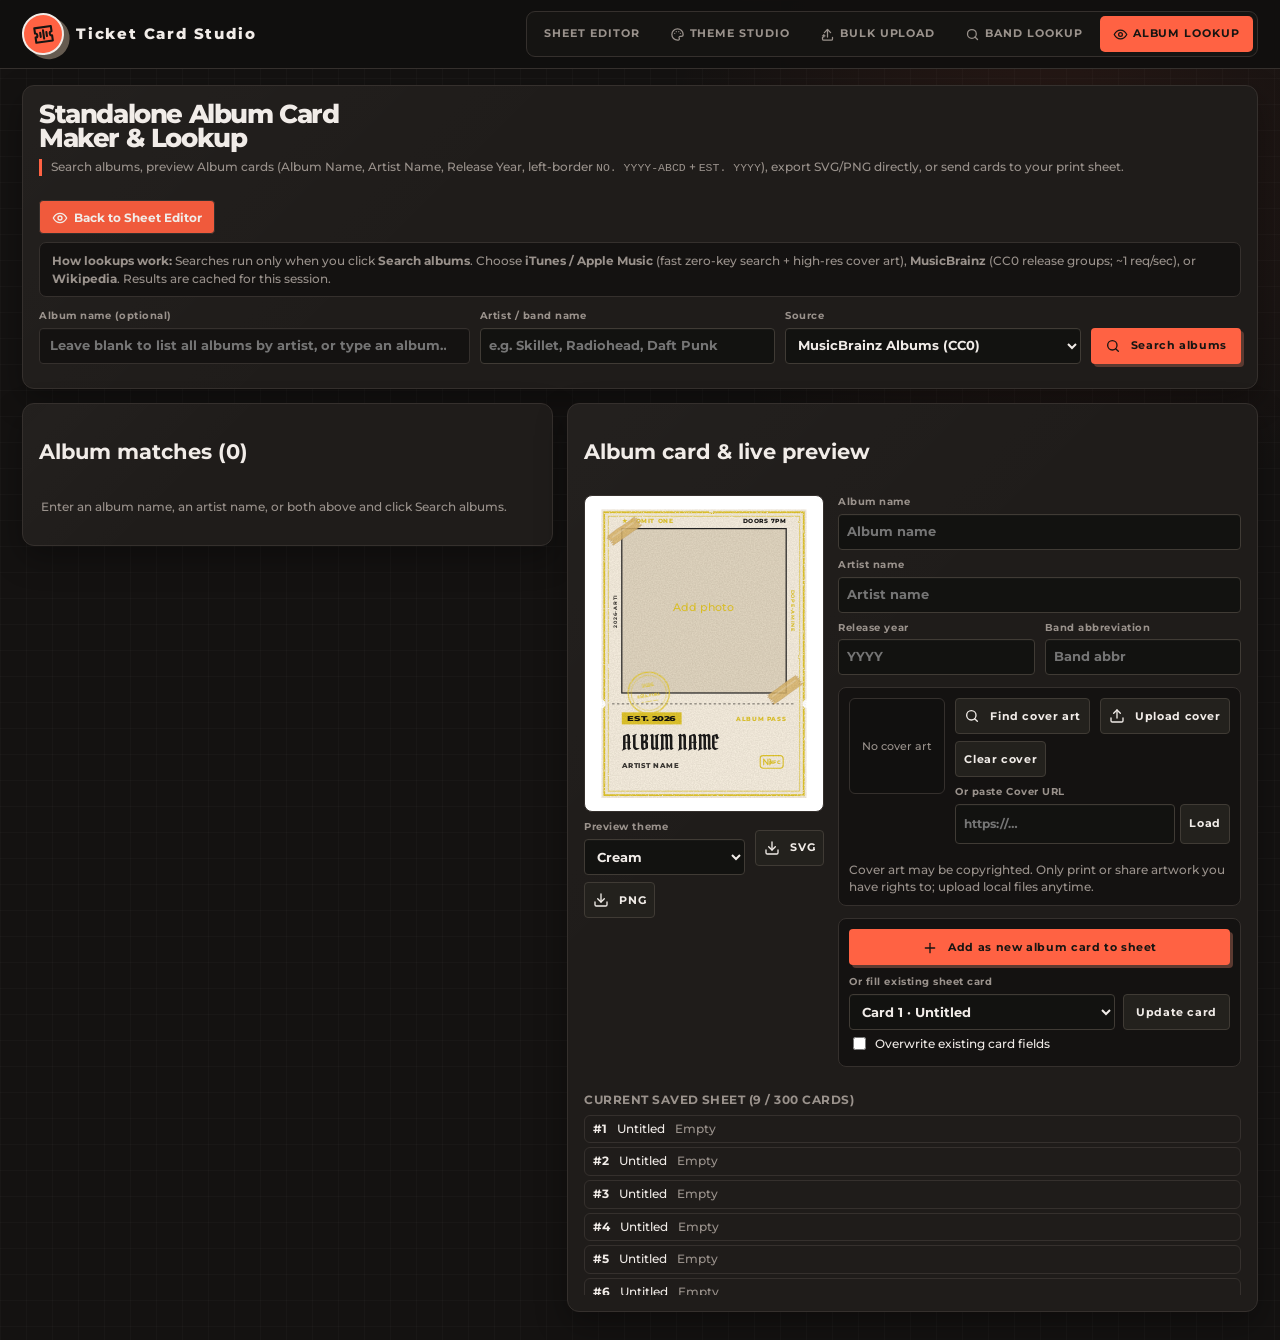
<file: album-lookup.html>
<!DOCTYPE html>
<html lang="en">
<head>
<meta charset="utf-8">
<meta name="viewport" content="width=device-width, initial-scale=1, viewport-fit=cover">
<title>Album Lookup — Ticket Card Studio</title>
<link rel="icon" type="image/svg+xml" href="favicon.svg?v=phase10j">
<link rel="stylesheet" href="https://fonts.googleapis.com/css2?family=Caveat:wght@700&family=Covered+By+Your+Grace&family=Dancing+Script:wght@700&family=Great+Vibes&family=Oswald:wght@700&family=Permanent+Marker&family=Reenie+Beanie&family=Rock+Salt&family=Space+Mono:wght@700&display=swap">
<link rel="stylesheet" href="css/tokens.css?v=phase10j">
<link rel="stylesheet" href="css/app.css?v=phase10j">
</head>
<body>
<header class="topbar">
  <div class="topbar-inner">
    <a class="brand" href="index.html">
      <span class="brand-badge"><span data-icon="logo"></span></span>
      <span class="brand-title">Ticket Card Studio</span>
    </a>
    <nav class="nav-tabs" aria-label="Workspace pages">
      <a class="nav-tab" href="index.html">Sheet Editor</a>
      <a class="nav-tab" href="theme-studio.html"><span data-icon="palette"></span> Theme Studio</a>
      <a class="nav-tab" href="bulk-import.html"><span data-icon="bulkUpload"></span> Bulk Upload</a>
      <a class="nav-tab" href="band-lookup.html"><span data-icon="search"></span> Band Lookup</a>
      <a class="nav-tab active" href="album-lookup.html"><span data-icon="view"></span> Album Lookup</a>
    </nav>
    <details class="mobile-nav">
      <summary aria-label="Open workspace menu" data-tooltip="Open workspace menu"><span data-icon="menu"></span></summary>
      <div class="menu-panel">
        <a href="index.html"><span data-icon="view"></span> Sheet Editor</a>
        <a href="theme-studio.html"><span data-icon="palette"></span> Theme Studio</a>
        <a href="bulk-import.html"><span data-icon="bulkUpload"></span> Bulk Upload</a>
        <a href="band-lookup.html"><span data-icon="search"></span> Band Lookup</a>
        <a href="album-lookup.html" aria-current="page"><span data-icon="view"></span> Album Lookup</a>
      </div>
    </details>
  </div>
</header>

<main class="studio-wrap lookup-page">
  <section class="panel lookup-intro" aria-labelledby="alb-page-title">
    <div class="lookup-header">
      <div>
        <h1 id="alb-page-title">Standalone Album Card Maker &amp; Lookup</h1>
        <p class="subtitle">Search albums, preview Album cards (Album Name, Artist Name, Release Year, left-border <code>NO. YYYY-ABCD</code> + <code>EST. YYYY</code>), export SVG/PNG directly, or send cards to your print sheet.</p>
      </div>
      <a class="btn-link" href="index.html"><span data-icon="view"></span> Back to Sheet Editor</a>
    </div>

    <div class="lookup-disclosure" role="note">
      <strong>How lookups work:</strong> Searches run only when you click <strong>Search albums</strong>. Choose <strong>iTunes / Apple Music</strong> (fast zero-key search + high-res cover art), <strong>MusicBrainz</strong> (CC0 release groups; ~1 req/sec), or <strong>Wikipedia</strong>. Results are cached for this session.
    </div>

    <div id="alb-disabled-banner" class="lookup-warning" hidden>
      Album lookup is currently disabled in <code>js/album-lookup-providers.mjs</code>. You can still type Album details manually, upload cover art, export, or add to sheet below.
    </div>

    <form id="alb-form" class="lookup-form">
      <label class="fld lookup-query-fld">
        <span>Album name (optional)</span>
        <input id="alb-query" type="search" placeholder="Leave blank to list all albums by artist, or type an album…" autocomplete="off" spellcheck="false">
      </label>
      <label class="fld lookup-provider-fld">
        <span>Artist / band name</span>
        <input id="alb-artist" type="text" placeholder="e.g. Skillet, Radiohead, Daft Punk" autocomplete="off">
      </label>
      <label class="fld lookup-provider-fld">
        <span>Source</span>
        <select id="alb-provider">
          <option value="musicbrainz">MusicBrainz Albums (CC0)</option>
          <option value="itunes">iTunes / Apple Music (Fast · zero-key)</option>
          <option value="wikipedia">Wikipedia Album search</option>
        </select>
      </label>
      <div class="lookup-submit-wrap">
        <button class="accent" id="alb-search-btn" type="submit"><span data-icon="search"></span> Search albums</button>
      </div>
    </form>

    <div class="lookup-status-row">
      <div id="alb-status" class="hint" role="status" aria-live="polite"></div>
      <div id="alb-recovery" class="ctrl-flex" hidden>
        <button class="g sm" id="alb-retry-btn" type="button"><span data-icon="reset"></span> Retry</button>
        <button class="g sm" id="alb-fast-fallback-btn" type="button">Try iTunes (fast)</button>
        <button class="g sm" id="alb-wiki-fallback-btn" type="button">Try Wikipedia search</button>
      </div>
    </div>
  </section>

  <div class="lookup-workspace album-workspace">
    <section class="panel lookup-results-panel" aria-labelledby="alb-results-heading">
      <h2 id="alb-results-heading">Album matches (<span id="alb-match-count">0</span>)</h2>
      <div id="alb-results" class="lookup-results">
        <p class="hint">Enter an album name, an artist name, or both above and click Search albums.</p>
      </div>
    </section>

    <section class="panel lookup-draft-panel" aria-labelledby="alb-draft-heading">
      <div class="lookup-draft-head">
        <h2 id="alb-draft-heading">Album card &amp; live preview</h2>
        <span id="alb-source-pill" class="lookup-pill" hidden></span>
      </div>

      <div class="album-editor-split">
        <div class="album-preview-pane">
          <div id="alb-svg-preview" class="album-svg-preview" aria-label="Live album card preview"></div>
          <div class="ctrl-flex">
            <label class="fld album-theme-fld">
              <span>Preview theme</span>
              <select id="alb-theme"></select>
            </label>
            <button class="g sm" id="alb-dl-svg" type="button"><span data-icon="download"></span> SVG</button>
            <button class="g sm" id="alb-dl-png" type="button"><span data-icon="download"></span> PNG</button>
          </div>
        </div>

        <div class="album-fields-pane">
          <div class="lookup-draft-grid">
            <label class="fld w"><span>Album name</span><input type="text" id="alb-title" placeholder="Album name"></label>
            <label class="fld w"><span>Artist name</span><input type="text" id="alb-artist-field" placeholder="Artist name"></label>
            <label class="fld"><span>Release year</span><input type="text" id="alb-year" placeholder="YYYY"></label>
            <label class="fld"><span>Band abbreviation</span><input type="text" id="alb-code" placeholder="Band abbr"></label>
          </div>

          <div class="lookup-photo-box">
            <div class="lookup-photo-head">
              <div class="stage-thumb lookup-thumb" id="alb-thumb">No cover art</div>
              <div class="lookup-photo-actions">
                <div class="ctrl-flex">
                  <button class="g sm" id="alb-fetch-cover" type="button"><span data-icon="search"></span> Find cover art</button>
                  <button class="g sm" id="alb-upload-btn" type="button"><span data-icon="upload"></span> Upload cover</button>
                  <input type="file" id="alb-file" accept="image/*" hidden>
                  <button class="g sm" id="alb-clear-cover" type="button" hidden>Clear cover</button>
                </div>
                <label class="fld">
                  <span>Or paste Cover URL</span>
                  <div class="url-row">
                    <input type="url" id="alb-url" placeholder="https://…">
                    <button class="g sm" id="alb-load-url" type="button">Load</button>
                  </div>
                </label>
                <div id="alb-photo-status" class="hint"></div>
              </div>
            </div>
            <p class="hint lookup-rights-note">Cover art may be copyrighted. Only print or share artwork you have rights to; upload local files anytime.</p>
          </div>

          <div class="lookup-commit-box">
            <button class="accent" id="alb-add-new" type="button"><span data-icon="plus"></span> Add as new album card to sheet</button>
            <div class="lookup-commit-existing">
              <label class="fld">
                <span>Or fill existing sheet card</span>
                <div class="lookup-fill-row">
                  <select id="alb-fill-target"></select>
                  <button class="g" id="alb-fill-btn" type="button">Update card</button>
                </div>
              </label>
              <label class="chk"><input type="checkbox" id="alb-overwrite"> Overwrite existing card fields</label>
            </div>
          </div>
        </div>
      </div>

      <div class="lookup-sheet-preview">
        <h3>Current saved sheet (<span id="alb-sheet-count">0</span> / 300 cards)</h3>
        <div id="alb-sheet-list" class="lookup-sheet-list"></div>
      </div>
    </section>
  </div>
</main>

<div id="alb-transfer-toast" class="history-toast" role="status" aria-live="polite" hidden>
  <span id="alb-transfer-message"></span>
  <button class="g sm" id="alb-undo-transfer" type="button">Undo</button>
  <button class="accent sm" id="alb-open-editor" type="button"><span data-icon="view"></span> Open editor</button>
</div>

<script type="module" src="js/album-lookup.js?v=phase10j"></script>
</body>
</html>
</file>
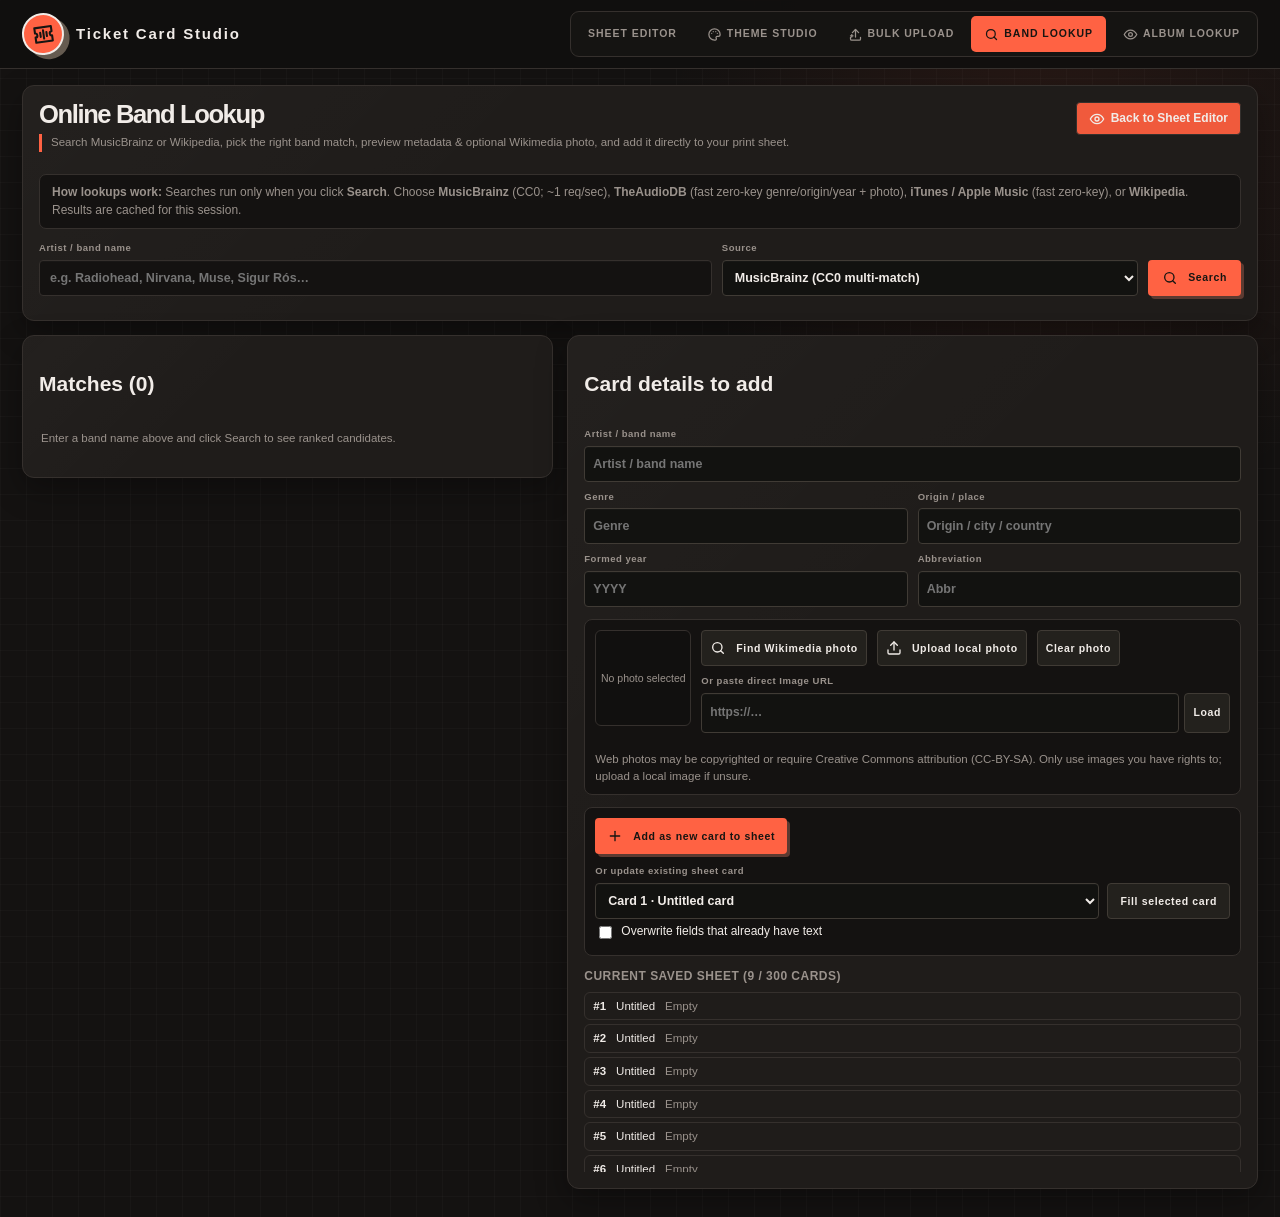
<file: band-lookup.html>
<!DOCTYPE html>
<html lang="en">
<head>
<meta charset="utf-8">
<meta name="viewport" content="width=device-width, initial-scale=1, viewport-fit=cover">
<title>Band Lookup — Ticket Card Studio</title>
<link rel="icon" type="image/svg+xml" href="favicon.svg?v=phase10j">
<link rel="stylesheet" href="https://fonts.googleapis.com/css2?family=Caveat:wght@700&family=Covered+By+Your+Grace&family=Dancing+Script:wght@700&family=Great+Vibes&family=Oswald:wght@700&family=Permanent+Marker&family=Reenie+Beanie&family=Rock+Salt&family=Space+Mono:wght@700&display=swap">
<link rel="stylesheet" href="css/tokens.css?v=phase10j">
<link rel="stylesheet" href="css/app.css?v=phase10j">
</head>
<body>
<header class="topbar">
  <div class="topbar-inner">
    <a class="brand" href="index.html">
      <span class="brand-badge"><span data-icon="logo"></span></span>
      <span class="brand-title">Ticket Card Studio</span>
    </a>
    <nav class="nav-tabs" aria-label="Workspace pages">
      <a class="nav-tab" href="index.html">Sheet Editor</a>
      <a class="nav-tab" href="theme-studio.html"><span data-icon="palette"></span> Theme Studio</a>
      <a class="nav-tab" href="bulk-import.html"><span data-icon="bulkUpload"></span> Bulk Upload</a>
      <a class="nav-tab active" href="band-lookup.html"><span data-icon="search"></span> Band Lookup</a>
      <a class="nav-tab" href="album-lookup.html"><span data-icon="view"></span> Album Lookup</a>
    </nav>
    <details class="mobile-nav">
      <summary aria-label="Open workspace menu" data-tooltip="Open workspace menu"><span data-icon="menu"></span></summary>
      <div class="menu-panel">
        <a href="index.html"><span data-icon="view"></span> Sheet Editor</a>
        <a href="theme-studio.html"><span data-icon="palette"></span> Theme Studio</a>
        <a href="bulk-import.html"><span data-icon="bulkUpload"></span> Bulk Upload</a>
        <a href="band-lookup.html" aria-current="page"><span data-icon="search"></span> Band Lookup</a>
        <a href="album-lookup.html"><span data-icon="view"></span> Album Lookup</a>
      </div>
    </details>
  </div>
</header>

<main class="studio-wrap lookup-page">
  <section class="panel lookup-intro" aria-labelledby="lookup-title">
    <div class="lookup-header">
      <div>
        <h1 id="lookup-title">Online Band Lookup</h1>
        <p class="subtitle">Search MusicBrainz or Wikipedia, pick the right band match, preview metadata &amp; optional Wikimedia photo, and add it directly to your print sheet.</p>
      </div>
      <a class="g btn-link" href="index.html"><span data-icon="view"></span> Back to Sheet Editor</a>
    </div>

    <div class="lookup-disclosure" role="note">
      <strong>How lookups work:</strong> Searches run only when you click <strong>Search</strong>. Choose <strong>MusicBrainz</strong> (CC0; ~1 req/sec), <strong>TheAudioDB</strong> (fast zero-key genre/origin/year + photo), <strong>iTunes / Apple Music</strong> (fast zero-key), or <strong>Wikipedia</strong>. Results are cached for this session.
    </div>

    <div id="lookup-disabled-banner" class="lookup-warning" hidden>
      Online lookup is currently disabled in <code>js/band-lookup-providers.mjs</code>. Use manual fields, Bulk Upload, or Image URL in the Sheet Editor.
    </div>

    <form id="lookup-form" class="lookup-form">
      <label class="fld lookup-query-fld">
        <span>Artist / band name</span>
        <input id="lookup-query" type="search" placeholder="e.g. Radiohead, Nirvana, Muse, Sigur Rós…" autocomplete="off" spellcheck="false">
      </label>
      <label class="fld lookup-provider-fld">
        <span>Source</span>
        <select id="lookup-provider">
          <option value="musicbrainz">MusicBrainz (CC0 multi-match)</option>
          <option value="theaudiodb">TheAudioDB (Fast · origin/year/genre)</option>
          <option value="itunes">iTunes / Apple Music (Fast · zero-key)</option>
          <option value="wikipedia">Wikipedia (Fallback)</option>
        </select>
      </label>
      <div class="lookup-submit-wrap">
        <button class="accent" id="lookup-search-btn" type="submit"><span data-icon="search"></span> Search</button>
      </div>
    </form>

    <div class="lookup-status-row">
      <div id="lookup-status" class="hint" role="status" aria-live="polite"></div>
      <div id="lookup-recovery" class="ctrl-flex" hidden>
        <button class="g sm" id="lookup-retry-btn" type="button"><span data-icon="reset"></span> Retry</button>
        <button class="g sm" id="lookup-fast-fallback-btn" type="button">Try TheAudioDB (fast)</button>
        <button class="g sm" id="lookup-wiki-fallback-btn" type="button">Try Wikipedia search</button>
      </div>
    </div>
  </section>

  <div class="lookup-workspace">
    <section class="panel lookup-results-panel" aria-labelledby="lookup-results-heading">
      <h2 id="lookup-results-heading">Matches (<span id="lookup-match-count">0</span>)</h2>
      <div id="lookup-results" class="lookup-results">
        <p class="hint">Enter a band name above and click Search to see ranked candidates.</p>
      </div>
    </section>

    <section class="panel lookup-draft-panel" aria-labelledby="lookup-draft-heading">
      <div class="lookup-draft-head">
        <h2 id="lookup-draft-heading">Card details to add</h2>
        <span id="lookup-source-pill" class="lookup-pill" hidden></span>
      </div>

      <div class="lookup-draft-grid">
        <label class="fld w"><span>Artist / band name</span><input type="text" id="lk-title" placeholder="Artist / band name"></label>
        <label class="fld"><span>Genre</span><input type="text" id="lk-genre" placeholder="Genre"></label>
        <label class="fld"><span>Origin / place</span><input type="text" id="lk-loc" placeholder="Origin / city / country"></label>
        <label class="fld"><span>Formed year</span><input type="text" id="lk-year" placeholder="YYYY"></label>
        <label class="fld"><span>Abbreviation</span><input type="text" id="lk-code" placeholder="Abbr"></label>
      </div>

      <div class="lookup-photo-box">
        <div class="lookup-photo-head">
          <div class="stage-thumb lookup-thumb" id="lk-thumb">No photo selected</div>
          <div class="lookup-photo-actions">
            <div class="ctrl-flex">
              <button class="g sm" id="lk-fetch-photo" type="button"><span data-icon="search"></span> Find Wikimedia photo</button>
              <button class="g sm" id="lk-upload-btn" type="button"><span data-icon="upload"></span> Upload local photo</button>
              <input type="file" id="lk-file" accept="image/*" hidden>
              <button class="g sm" id="lk-clear-photo" type="button" hidden>Clear photo</button>
            </div>
            <label class="fld">
              <span>Or paste direct Image URL</span>
              <div class="url-row">
                <input type="url" id="lk-url" placeholder="https://…">
                <button class="g sm" id="lk-load-url" type="button">Load</button>
              </div>
            </label>
            <div id="lk-photo-status" class="hint"></div>
          </div>
        </div>
        <p class="hint lookup-rights-note">Web photos may be copyrighted or require Creative Commons attribution (CC-BY-SA). Only use images you have rights to; upload a local image if unsure.</p>
      </div>

      <div class="lookup-commit-box">
        <div class="lookup-commit-new">
          <button class="accent" id="lk-add-new" type="button"><span data-icon="plus"></span> Add as new card to sheet</button>
        </div>
        <div class="lookup-commit-existing">
          <label class="fld">
            <span>Or update existing sheet card</span>
            <div class="lookup-fill-row">
              <select id="lk-fill-target"></select>
              <button class="g" id="lk-fill-btn" type="button">Fill selected card</button>
            </div>
          </label>
          <label class="chk"><input type="checkbox" id="lk-overwrite"> Overwrite fields that already have text</label>
        </div>
      </div>

      <div class="lookup-sheet-preview">
        <h3>Current saved sheet (<span id="lk-sheet-count">0</span> / 300 cards)</h3>
        <div id="lk-sheet-list" class="lookup-sheet-list"></div>
      </div>
    </section>
  </div>
</main>

<div id="lookup-transfer-toast" class="history-toast" role="status" aria-live="polite" hidden>
  <span id="lookup-transfer-message"></span>
  <button class="g sm" id="lk-undo-transfer" type="button">Undo</button>
  <button class="accent sm" id="lk-open-editor" type="button"><span data-icon="view"></span> Open editor</button>
</div>

<script type="module" src="js/band-lookup.js?v=phase10j"></script>
</body>
</html>
</file>
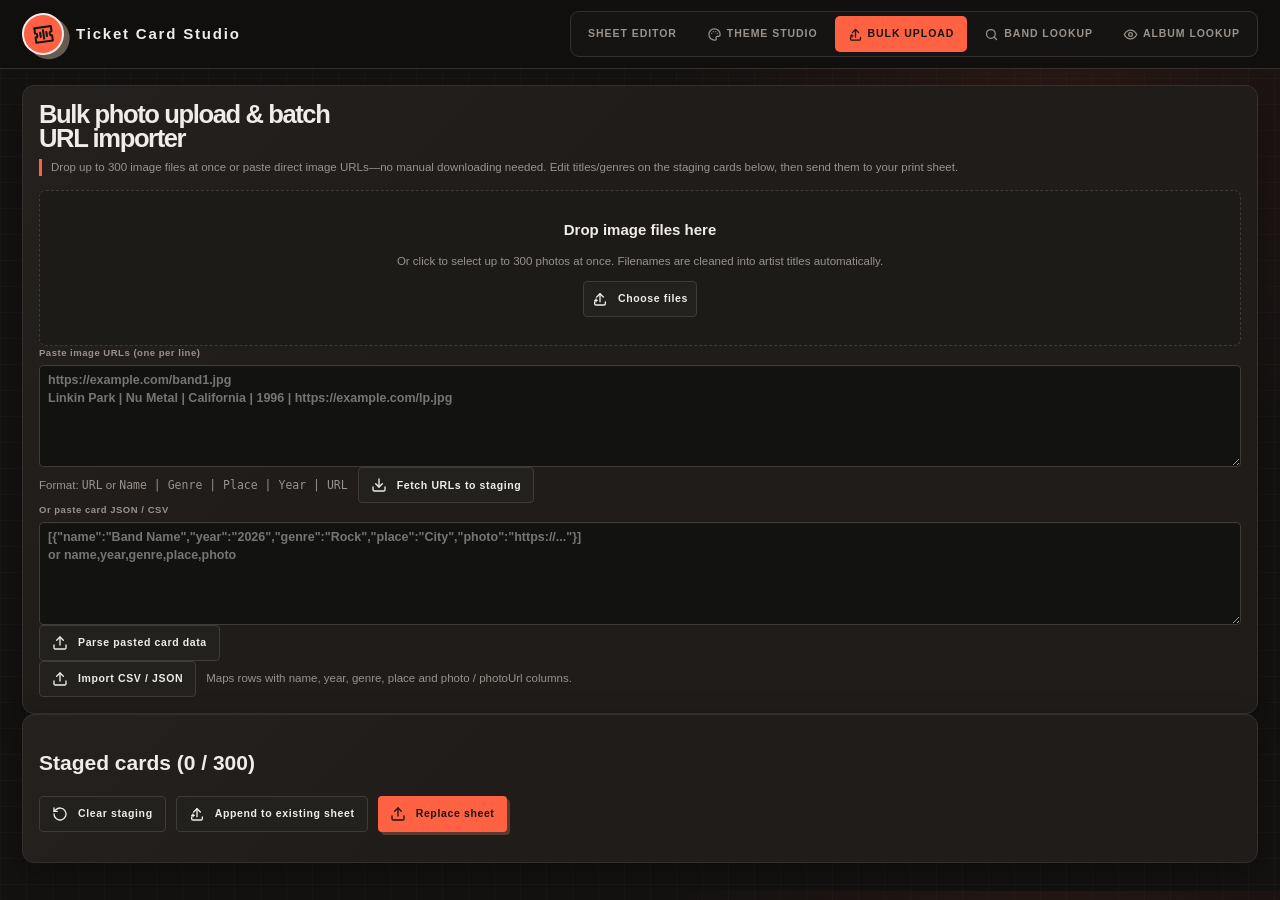
<file: bulk-import.html>
<!DOCTYPE html>
<html lang="en">
<head>
<meta charset="utf-8">
<meta name="viewport" content="width=device-width, initial-scale=1, viewport-fit=cover">
<title>Bulk Upload &amp; URL Importer — Ticket Card Studio</title>
<link rel="icon" type="image/svg+xml" href="favicon.svg?v=phase10j">
<link rel="stylesheet" href="https://fonts.googleapis.com/css2?family=Caveat:wght@700&family=Covered+By+Your+Grace&family=Dancing+Script:wght@700&family=Great+Vibes&family=Oswald:wght@700&family=Permanent+Marker&family=Reenie+Beanie&family=Rock+Salt&family=Space+Mono:wght@700&display=swap">
<link rel="stylesheet" href="css/tokens.css?v=phase10j">
<link rel="stylesheet" href="css/app.css?v=phase10j">
</head>
<body>
<header class="topbar">
  <div class="topbar-inner">
    <a class="brand" href="index.html">
      <span class="brand-badge"><span data-icon="logo"></span></span>
      <span class="brand-title">Ticket Card Studio</span>
    </a>
    <nav class="nav-tabs" aria-label="Workspace pages">
      <a class="nav-tab" href="index.html">Sheet Editor</a>
      <a class="nav-tab" href="theme-studio.html"><span data-icon="palette"></span> Theme Studio</a>
      <a class="nav-tab active" href="bulk-import.html"><span data-icon="bulkUpload"></span> Bulk Upload</a>
      <a class="nav-tab" href="band-lookup.html"><span data-icon="search"></span> Band Lookup</a>
      <a class="nav-tab" href="album-lookup.html"><span data-icon="view"></span> Album Lookup</a>
    </nav>
    <details class="mobile-nav">
      <summary aria-label="Open workspace menu" data-tooltip="Open workspace menu"><span data-icon="menu"></span></summary>
      <div class="menu-panel">
        <a href="index.html"><span data-icon="view"></span> Sheet Editor</a>
        <a href="theme-studio.html"><span data-icon="palette"></span> Theme Studio</a>
        <a href="bulk-import.html" aria-current="page"><span data-icon="bulkUpload"></span> Bulk Upload</a>
        <a href="band-lookup.html"><span data-icon="search"></span> Band Lookup</a>
        <a href="album-lookup.html"><span data-icon="view"></span> Album Lookup</a>
      </div>
    </details>
  </div>
</header>

<div class="studio-wrap">
  <div class="panel import-intro">
    <h1>Bulk photo upload &amp; batch URL importer</h1>
    <p class="subtitle">Drop up to 300 image files at once or paste direct image URLs—no manual downloading needed. Edit titles/genres on the staging cards below, then send them to your print sheet.</p>

    <div class="import-options">
      <!-- Option A: Multi-file Drag & Drop -->
      <div>
        <div class="dropzone" id="dropzone" tabindex="0" role="button" aria-label="Drop or select multiple image files">
          <h3>Drop image files here</h3>
          <p class="hint upload-hint">Or click to select up to 300 photos at once. Filenames are cleaned into artist titles automatically.</p>
          <span class="btn g sm"><span data-icon="bulkUpload"></span> Choose files</span>
          <input type="file" id="file-input" accept="image/*" multiple hidden>
        </div>
      </div>

      <!-- Option B: Batch URL Paste -->
      <div class="url-column">
        <label class="fld">
          <span>Paste image URLs (one per line)</span>
          <textarea id="url-textarea" rows="5" placeholder="https://example.com/band1.jpg&#10;Linkin Park | Nu Metal | California | 1996 | https://example.com/lp.jpg"></textarea>
        </label>
        <div class="ctrl-flex import-format-row">
          <span class="hint">Format: <code>URL</code> or <code>Name | Genre | Place | Year | URL</code></span>
          <button class="g" type="button" id="parse-urls-btn"><span data-icon="download"></span> Fetch URLs to staging</button>
        </div>
        <label class="fld">
          <span>Or paste card JSON / CSV</span>
          <textarea id="card-data-textarea" rows="5" placeholder='[{"name":"Band Name","year":"2026","genre":"Rock","place":"City","photo":"https://..."}]&#10;or name,year,genre,place,photo'></textarea>
        </label>
        <div class="ctrl-flex import-align-end">
          <button class="g" type="button" id="parse-card-data-btn"><span data-icon="upload"></span> Parse pasted card data</button>
        </div>
        <div class="ctrl-flex">
          <button class="g" type="button" id="import-data-btn"><span data-icon="upload"></span> Import CSV / JSON</button>
          <input type="file" id="import-data-file" accept=".csv,.json,text/csv,application/json" hidden>
          <span class="hint">Maps rows with name, year, genre, place and photo / photoUrl columns.</span>
        </div>
      </div>
    </div>

    <div id="bi-msg" class="hint bulk-status"></div>
  </div>

  <div class="panel">
    <div class="staging-header">
      <h2 class="staging-title">Staged cards (<span id="staged-count">0</span> / 300)</h2>
      <div class="ctrl-flex">
        <button class="g" type="button" id="clear-staged-btn"><span data-icon="reset"></span> Clear staging</button>
        <button class="g" type="button" id="push-append-btn"><span data-icon="bulkUpload"></span> Append to existing sheet</button>
        <button class="accent" type="button" id="push-replace-btn"><span data-icon="upload"></span> Replace sheet</button>
      </div>
    </div>

    <div class="staging-grid" id="staging-grid"></div>
  </div>
</div>

<div id="bulk-transfer-toast" class="history-toast" role="status" aria-live="polite" hidden>
  <span id="bulk-transfer-message"></span>
  <button class="g sm" id="undo-transfer" type="button">Undo</button>
  <button class="accent sm" id="open-sheet-editor" type="button"><span data-icon="view"></span> Open editor</button>
</div>

<script type="module" src="js/bulk-import.js?v=phase10j"></script>
</body>
</html>
</file>
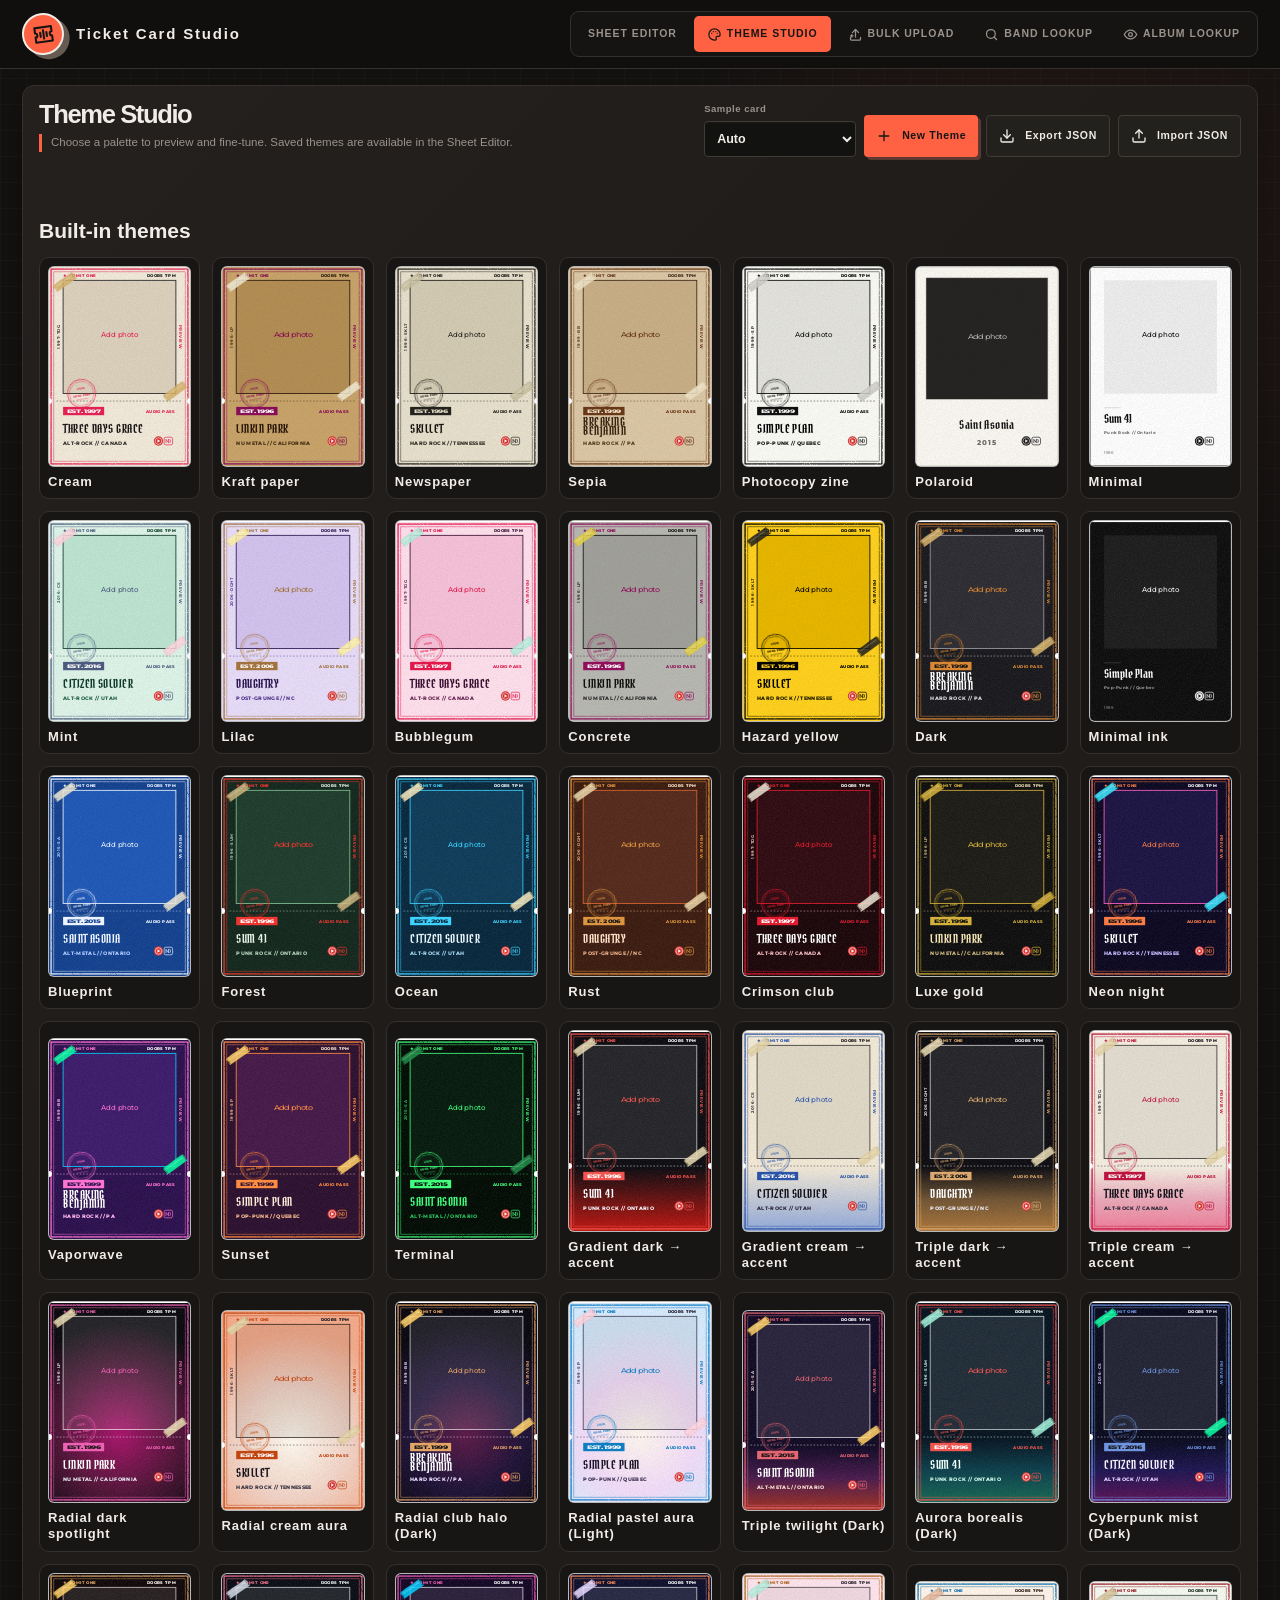
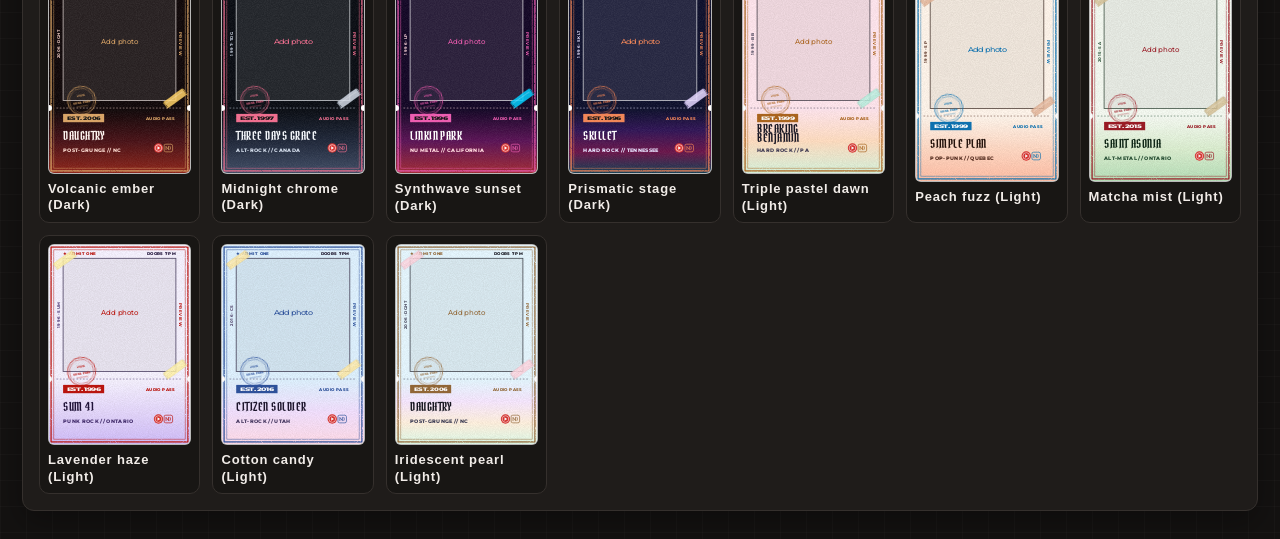
<file: theme-studio.html>
<!DOCTYPE html>
<html lang="en">
<head>
<meta charset="utf-8">
<meta name="viewport" content="width=device-width, initial-scale=1, viewport-fit=cover">
<title>Theme Studio — Ticket Card Studio</title>
<link rel="icon" type="image/svg+xml" href="favicon.svg?v=phase10j">
<link rel="stylesheet" href="https://fonts.googleapis.com/css2?family=Caveat:wght@700&family=Covered+By+Your+Grace&family=Dancing+Script:wght@700&family=Great+Vibes&family=Oswald:wght@700&family=Permanent+Marker&family=Reenie+Beanie&family=Rock+Salt&family=Space+Mono:wght@700&display=swap">
<link rel="stylesheet" href="css/tokens.css?v=phase10j">
<link rel="stylesheet" href="css/app.css?v=phase10j">
</head>
<body>
<header class="topbar">
  <div class="topbar-inner">
    <a class="brand" href="index.html">
      <span class="brand-badge"><span data-icon="logo"></span></span>
      <span class="brand-title">Ticket Card Studio</span>
    </a>
    <nav class="nav-tabs" aria-label="Workspace pages">
      <a class="nav-tab" href="index.html">Sheet Editor</a>
      <a class="nav-tab active" href="theme-studio.html"><span data-icon="palette"></span> Theme Studio</a>
      <a class="nav-tab" href="bulk-import.html"><span data-icon="bulkUpload"></span> Bulk Upload</a>
      <a class="nav-tab" href="band-lookup.html"><span data-icon="search"></span> Band Lookup</a>
      <a class="nav-tab" href="album-lookup.html"><span data-icon="view"></span> Album Lookup</a>
    </nav>
    <details class="mobile-nav">
      <summary aria-label="Open workspace menu" data-tooltip="Open workspace menu"><span data-icon="menu"></span></summary>
      <div class="menu-panel">
        <a href="index.html"><span data-icon="view"></span> Sheet Editor</a>
        <a href="theme-studio.html" aria-current="page"><span data-icon="palette"></span> Theme Studio</a>
        <a href="bulk-import.html"><span data-icon="bulkUpload"></span> Bulk Upload</a>
        <a href="band-lookup.html"><span data-icon="search"></span> Band Lookup</a>
        <a href="album-lookup.html"><span data-icon="view"></span> Album Lookup</a>
      </div>
    </details>
  </div>
</header>

<main class="studio-wrap theme-studio">
  <div class="theme-workspace" id="theme-workspace">
    <section class="theme-library panel" aria-labelledby="theme-studio-title">
      <header class="theme-gallery-header">
        <div>
          <h1 id="theme-studio-title">Theme Studio</h1>
          <p class="subtitle">Choose a palette to preview and fine-tune. Saved themes are available in the Sheet Editor.</p>
        </div>
        <div class="theme-gallery-actions">
          <label class="fld theme-sample-control">
            <span>Sample card</span>
            <select id="ts_sample" aria-label="Sample card">
              <option value="auto" selected>Auto</option>
            </select>
          </label>
          <button class="accent" type="button" id="ts_new_btn"><span data-icon="plus"></span> New Theme</button>
          <button class="g" type="button" id="ts_export_btn"><span data-icon="download"></span> Export JSON</button>
          <button class="g" type="button" id="ts_import_btn"><span data-icon="upload"></span> Import JSON</button>
          <input type="file" id="ts_import_file" accept=".json,application/json" hidden>
        </div>
      </header>
      <div id="st-msg" class="hint theme-status" aria-live="polite" aria-atomic="true"></div>

      <section class="theme-group" aria-labelledby="builtin-themes-title">
        <h2 id="builtin-themes-title">Built-in themes</h2>
        <div class="theme-gallery" id="builtin-gallery"></div>
      </section>
      <section class="theme-group" id="saved-gallery-group" aria-labelledby="saved-themes-title" hidden>
        <h2 id="saved-themes-title">Saved themes</h2>
        <div class="theme-gallery" id="saved-gallery"></div>
      </section>
    </section>

    <aside class="theme-editor" id="theme-editor" aria-labelledby="theme-editor-title" hidden>
      <header class="theme-editor-header">
        <div>
          <p class="section-kicker">Fine-tune palette</p>
          <h2 id="theme-editor-title">Theme preview</h2>
        </div>
        <div class="theme-editor-header-actions">
          <button class="g icon-btn" type="button" id="ts_undo" aria-label="Undo" data-tooltip="Undo" disabled><span data-icon="undo"></span></button>
          <button class="g icon-btn" type="button" id="ts_redo" aria-label="Redo" data-tooltip="Redo" disabled><span data-icon="redo"></span></button>
          <button class="g icon-btn" type="button" id="ts_close" aria-label="Close theme editor" data-tooltip="Close theme editor"><span data-icon="close"></span></button>
        </div>
      </header>
      <div class="theme-editor-preview">
        <img id="ts-preview-image" alt="Live ticket theme preview">
      </div>
      <div class="ctrl-grid theme-editor-fields">
        <label class="fld full">
          <span>Theme name</span>
          <input type="text" id="ts_name" data-ts maxlength="60" value="My theme" placeholder="e.g. Cyberpunk Gold">
        </label>
        <div class="theme-colours ctrl-flex full">
          <label class="colour-control"><span>Paper</span><input type="color" id="ts_bg" data-ts value="#1f2430"></label>
          <label class="colour-control"><span>Text</span><input type="color" id="ts_ink" data-ts value="#ffffff"></label>
          <label class="colour-control"><span>Accent</span><input type="color" id="ts_acc" data-ts value="#ff5a36"></label>
          <label class="colour-control"><span>Photo frame</span><input type="color" id="ts_frame" data-ts value="#ffffff"></label>
          <label class="colour-control"><span>Tape</span><input type="color" id="ts_tape" data-ts value="#d8b46b"></label>
        </div>
        <label class="chk"><input type="checkbox" id="ts_pa" data-ts> Auto-accent from photo</label>
        <label class="chk"><input type="checkbox" id="ts_grad" data-ts> Gradient background</label>
        <div class="ctrl-grid gradient-options full" id="grad-opts" hidden>
          <label class="colour-control"><span>Gradient start</span><input type="color" id="ts_gs" data-ts value="#0b0b10"></label>
          <label class="fld">
            <span class="lbl-row"><span>Accent lightness</span><output id="ts_gl_value" for="ts_gl">45%</output></span>
            <input type="range" id="ts_gl" data-ts min="0.2" max="0.85" step="0.01" value="0.45" aria-valuetext="45%">
          </label>
        </div>
      </div>
      <div class="theme-editor-actions">
        <button class="accent" type="button" id="ts_save_new"><span data-icon="plus"></span> Save as new theme</button>
        <button class="g" type="button" id="ts_update" hidden><span data-icon="upload"></span> Update this theme</button>
        <button class="g" type="button" id="ts_duplicate" hidden><span data-icon="duplicate"></span> Duplicate</button>
        <button class="danger" type="button" id="ts_delete" hidden><span data-icon="delete"></span> Delete</button>
      </div>
      <p class="hint theme-history-note">Theme draft undo is in memory only and clears when you switch themes or reload.</p>
    </aside>
  </div>
</main>

<script type="module" src="js/theme-studio.js?v=phase10j"></script>
</body>
</html>
</file>
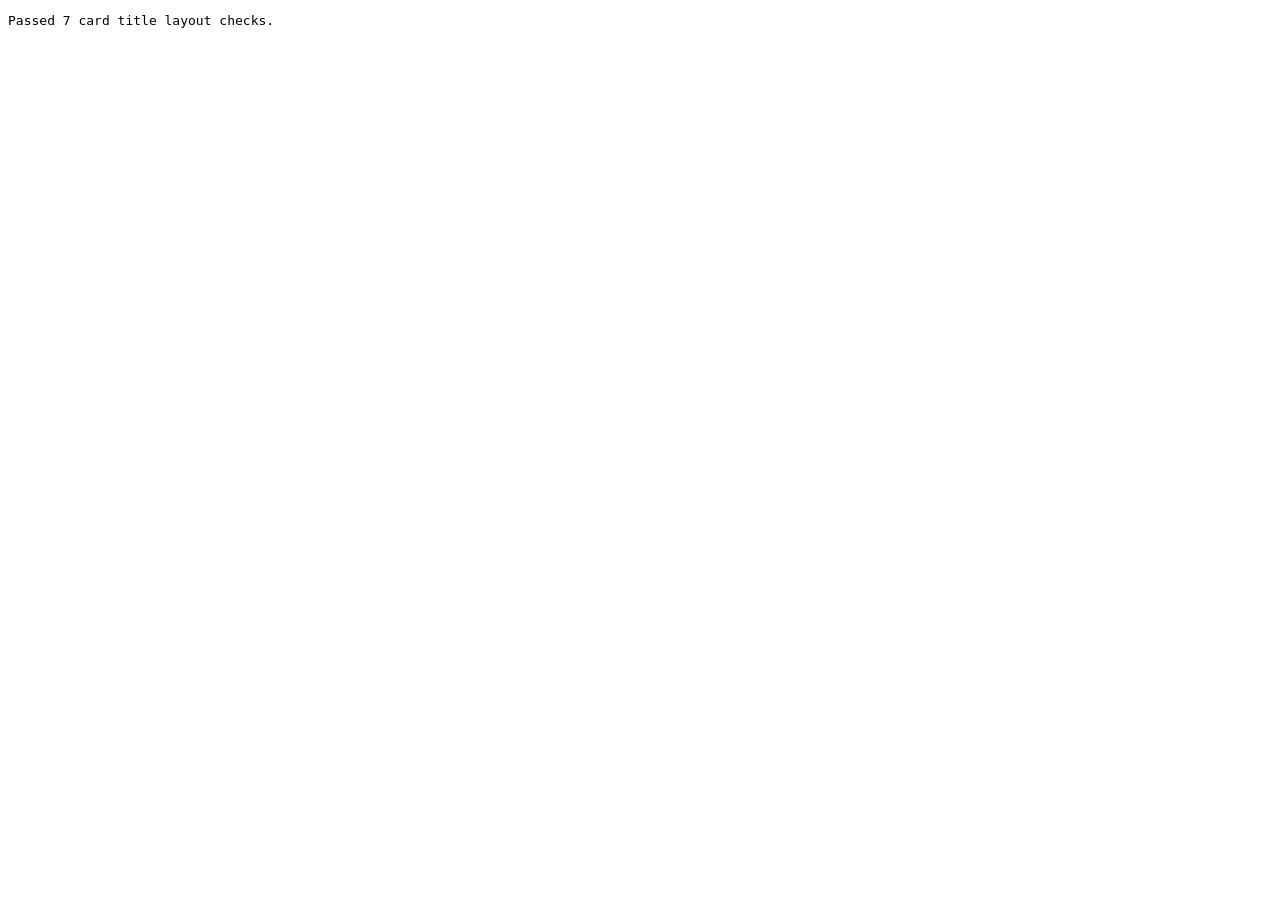
<file: tests/title-layout.test.html>
<!doctype html>
<meta charset="utf-8">
<title>Card title layout tests</title>
<pre id="result">Running…</pre>
<script type="module">
  import { subtitleLayout, titleLayout } from "../js/svg-engine.js?v=phase10";
  import { TF } from "../js/themes.js?v=phase10";

  const sampleTitle = "THREE DAYS GRACE";
  const shortSub = subtitleLayout("Alt-Rock // Canada", 5.8, 96);
  const longSub = subtitleLayout("Alternative Rock // Abingdon-on-Thames", 5.8, 96);
  const extraLongSub = subtitleLayout("Progressive Psychedelic Experiment // Kingston upon Thames", 5.8, 96);
  const checks = [
    ["100% keeps the existing two-line layout", titleLayout(sampleTitle, TF.pirata, 136, 1).wrapped],
    ["85% fits the sample title on one line", titleLayout(sampleTitle, TF.pirata, 136, 0.85).lines.join(" ") === sampleTitle],
    ["long titles still wrap", titleLayout("A TITLE THAT IS MUCH TOO LONG TO FIT", TF.pirata, 136, 0.85).wrapped],
    ["out-of-range values are clamped", titleLayout(sampleTitle, TF.pirata, 136, 2).size === TF.pirata.s],
    ["short genre // place stays single line at full size", !shortSub.wrapped && shortSub.size === 5.8],
    ["long genre // place wraps to 2 readable lines", longSub.wrapped && longSub.lines.length === 2 && longSub.size >= 4.8],
    ["very long genre // place wraps cleanly without truncating away", extraLongSub.wrapped && extraLongSub.lines.length === 2 && extraLongSub.size >= 4.0]
  ];

  const failed = checks.filter(([, passed]) => !passed);
  document.querySelector("#result").textContent = failed.length
    ? `Failed: ${failed.map(([name]) => name).join(", ")}`
    : `Passed ${checks.length} card title layout checks.`;
  if (failed.length) throw new Error(document.querySelector("#result").textContent);
</script>
</file>
<file: css/tokens.css>
@layer reset, tokens, base, pages, app;

@layer reset {
  *, *::before, *::after {
    box-sizing: border-box;
  }

  html, body {
    margin: 0;
    padding: 0;
  }
}

@layer tokens {
  :root {
    --bg: #141211;
    --panel: #1f1c1a;
    --subpanel: #181614;
    --ink: #f1ece8;
    --mute: #9a928c;
    --line: #35302d;
    --btn: #f05a3c;
    --btnt: #141211;
    --accent: #ff6243;
    --accent-soft: rgba(255, 98, 67, 0.16);
    --danger: #ff4d67;
    --success: #a9d85e;
    --focus-ring: #ffb093;
    --soft-shadow: 0 12px 32px rgba(0, 0, 0, 0.32);
    --radius-sm: 4px;
    --radius-md: 8px;
    --radius-lg: 12px;
    box-sizing: border-box;
    padding-top: env(safe-area-inset-top, 0px);
    padding-bottom: env(safe-area-inset-bottom, 0px);
  }
}

@layer base {
  body {
    background: var(--bg);
    color: var(--ink);
    font: 14px/1.45 "Montserrat", Arial, sans-serif;
    -webkit-font-smoothing: antialiased;
  }
}
</file>
<file: css/app.css>
@layer base {
/* Top Navigation Bar */
.topbar {
  background: var(--panel);
  border-bottom: 1px solid var(--line);
  position: sticky;
  top: 0;
  z-index: 25;
}
.topbar-inner {
  max-width: 1600px;
  margin: 0 auto;
  padding: 10px 18px;
  display: flex;
  flex-wrap: wrap;
  align-items: center;
  justify-content: space-between;
  gap: 12px;
}
.brand {
  display: flex;
  align-items: center;
  gap: 10px;
  text-decoration: none;
  color: var(--ink);
}
.brand-badge {
  background: var(--accent);
  color: #fff;
  font-weight: 800;
  font-size: 11px;
  padding: 3px 7px;
  border-radius: 5px;
  letter-spacing: 0.6px;
}
.brand-title {
  font-weight: 800;
  font-size: 16px;
  letter-spacing: -0.3px;
}
.nav-tabs {
  display: flex;
  gap: 6px;
  flex-wrap: wrap;
}
.nav-tab {
  text-decoration: none;
  color: var(--mute);
  font-weight: 700;
  font-size: 12.5px;
  padding: 6px 12px;
  border-radius: 7px;
  border: 1px solid transparent;
  transition: all 0.15s ease;
}
.nav-tab:hover {
  color: var(--ink);
  background: var(--subpanel);
}
.nav-tab.active {
  color: var(--ink);
  background: var(--subpanel);
  border-color: var(--line);
  box-shadow: 0 1px 4px rgba(0,0,0,0.06);
}

/* Main App Grid */
.app {
  display: grid;
  grid-template-columns: minmax(340px, 440px) minmax(0, 1fr);
  gap: 18px;
  max-width: 1600px;
  margin: 0 auto;
  padding: 18px;
  align-items: start;
}

.panel {
  background: var(--panel);
  border: 1px solid var(--line);
  border-radius: var(--radius-lg);
  padding: 18px;
  box-shadow: var(--soft-shadow);
  min-width: 0;
}

h1 {
  font-size: 19px;
  margin: 0 0 4px;
  font-weight: 800;
  letter-spacing: -0.35px;
}
p.subtitle {
  color: var(--mute);
  margin: 0 0 14px;
  font-size: 12.5px;
  line-height: 1.5;
}

/* Form Controls */
.ctrl-grid {
  display: grid;
  grid-template-columns: 1fr 1fr;
  gap: 8px 10px;
  align-items: center;
}
.ctrl-grid .full {
  grid-column: 1 / -1;
}
.ctrl-flex {
  display: flex;
  flex-wrap: wrap;
  gap: 7px 10px;
  align-items: center;
}

label.fld {
  display: flex;
  flex-direction: column;
  gap: 3px;
  font-size: 11.5px;
  color: var(--mute);
  font-weight: 600;
}
label.fld span.lbl-row {
  display: flex;
  justify-content: space-between;
  color: var(--ink);
}
label.chk {
  display: flex;
  gap: 6px;
  align-items: center;
  font-size: 12px;
  cursor: pointer;
  color: var(--ink);
  min-height: 26px;
}

input, select, textarea {
  accent-color: var(--accent);
}
input[type="text"],
input[type="url"],
input[type="number"],
input[type="search"],
select,
textarea {
  font: inherit;
  font-size: 12.5px;
  background: var(--bg);
  color: var(--ink);
  border: 1px solid var(--line);
  border-radius: var(--radius-sm);
  padding: 5px 8px;
  min-height: 32px;
  width: 100%;
  min-width: 0;
}
input[type="range"] {
  width: 100%;
  margin: 0;
  cursor: pointer;
  min-width: 72px;
}
input[type="color"] {
  width: 34px;
  height: 26px;
  padding: 0;
  border: 1px solid var(--line);
  border-radius: 4px;
  background: none;
  cursor: pointer;
}

button, .btn {
  font: inherit;
  font-size: 12px;
  font-weight: 700;
  background: var(--btn);
  color: var(--btnt);
  border: 0;
  border-radius: 6px;
  padding: 7px 12px;
  min-height: 33px;
  cursor: pointer;
  text-decoration: none;
  display: inline-flex;
  align-items: center;
  justify-content: center;
  gap: 5px;
  transition: transform 0.14s ease, filter 0.14s ease, box-shadow 0.14s ease;
}
button:hover, .btn:hover {
  filter: brightness(1.08);
  box-shadow: 0 2px 8px rgba(0, 0, 0, 0.12);
}
button:active, .btn:active {
  transform: translateY(1px);
}
button.g, .btn.g {
  background: var(--panel);
  color: var(--ink);
  border: 1px solid var(--line);
}
button.accent, .btn.accent {
  background: var(--accent);
  color: #fff;
}
button.danger, .btn.danger {
  background: var(--danger);
  color: #fff;
}
button.sm, .btn.sm {
  padding: 3px 8px;
  min-height: 26px;
  font-size: 11px;
}

.theme-nav {
  display: flex;
  gap: 5px;
  align-items: center;
}
.theme-nav select {
  flex: 1;
}
.theme-nav button {
  flex: none;
  padding: 5px 10px;
}

/* Dial Control */
.gctl {
  display: flex;
  gap: 12px;
  align-items: center;
  padding-top: 6px;
}
.gtxt {
  display: grid;
  gap: 4px;
  font-size: 12px;
  flex: 1;
}
.dial {
  width: 68px;
  height: 68px;
  border-radius: 50%;
  position: relative;
  cursor: grab;
  touch-action: none;
  flex: none;
  background: repeating-conic-gradient(from -1deg, var(--ink) 0 2deg, transparent 2deg 30deg);
}
.dial::before {
  content: "";
  position: absolute;
  inset: 6px;
  border-radius: 50%;
  background: var(--panel);
  border: 2px solid var(--line);
}
.dial i {
  position: absolute;
  left: 50%;
  top: 50%;
  width: 3px;
  height: 26px;
  margin: -26px 0 0 -1.5px;
  background: var(--accent);
  border-radius: 2px;
  transform-origin: 50% 100%;
  transform: rotate(180deg);
}
.dial i::after {
  content: "";
  position: absolute;
  top: -4px;
  left: -3px;
  width: 9px;
  height: 9px;
  border-radius: 50%;
  background: var(--accent);
}
.dial b {
  position: absolute;
  left: 50%;
  top: 50%;
  width: 8px;
  height: 8px;
  margin: -4px 0 0 -4px;
  border-radius: 50%;
  background: var(--ink);
}

.hint {
  color: var(--mute);
  font-size: 11.5px;
}
.status-bar {
  display: flex;
  justify-content: space-between;
  align-items: center;
  font-size: 12px;
  min-height: 22px;
  margin: 6px 0 10px;
  gap: 8px;
}
#msg {
  font-weight: 600;
  color: var(--ink);
}
#sv {
  font-size: 11px;
  color: var(--mute);
}

/* Card Editor Rows */
.cards-header {
  display: flex;
  justify-content: space-between;
  align-items: center;
  flex-wrap: wrap;
  gap: 8px;
  margin: 12px 0 8px;
  padding-top: 10px;
  border-top: 2px solid var(--line);
}
.cards-header h2 {
  font-size: 14.5px;
  margin: 0;
  font-weight: 800;
}

.row {
  display: grid;
  grid-template-columns: 64px minmax(0, 1fr);
  gap: 11px;
  padding: 10px;
  margin: 9px 0;
  border: 1px solid var(--line);
  border-radius: 10px;
  background: var(--panel);
  transition: border-color 0.15s, box-shadow 0.15s, background 0.15s;
}
.row.selected {
  border-color: var(--accent);
  box-shadow: 0 0 0 2px color-mix(in srgb, var(--accent) 22%, transparent);
  background: color-mix(in srgb, var(--accent) 4%, var(--panel));
}
.row.drag-over {
  background: var(--accent-soft);
  border-color: var(--accent);
}
.cv-wrap {
  position: sticky;
  top: 62px;
  width: 64px;
  height: 64px;
  flex: 0 0 auto;
}
.cv {
  width: 100%;
  height: 100%;
  border-radius: 7px;
  border: 1px dashed var(--mute);
  background: var(--bg) center/cover no-repeat;
  cursor: pointer;
  display: grid;
  place-items: center;
  color: var(--mute);
  font-size: 11px;
  text-align: center;
  padding: 3px;
  overflow: hidden;
}
.f {
  display: grid;
  grid-template-columns: minmax(0, 1fr) minmax(0, 1fr);
  gap: 7px;
  min-width: 0;
}
.f .w {
  grid-column: 1 / -1;
}
.rb {
  display: flex;
  gap: 5px;
  align-items: center;
  flex-wrap: wrap;
}
.rb b {
  flex: 1;
  min-width: 28px;
  font-size: 13px;
}
.rb button {
  min-width: 30px;
  min-height: 27px;
  padding: 2px 7px;
  font-size: 11.5px;
}

.url-row {
  display: flex;
  gap: 5px;
  align-items: center;
}
.url-row input {
  flex: 1;
  font-size: 12px;
}
.cors-tag {
  font-size: 10px;
  font-weight: 700;
  padding: 2px 5px;
  border-radius: 4px;
  background: rgba(232, 131, 58, 0.18);
  color: var(--accent);
}

.c-row {
  display: flex;
  flex-wrap: wrap;
  gap: 6px 8px;
  align-items: center;
  font-size: 11.5px;
  color: var(--mute);
}
.row-remove-photo {
  margin-left: auto;
}
.row-remove-photo[hidden] {
  display: none !important;
}
#nfc-yt-wrap.is-disabled,
#nfc-scale-wrap.is-disabled {
  opacity: 0.45;
}

.adj {
  margin-top: 2px;
  background: var(--subpanel);
  border: 1px solid var(--line);
  border-radius: 6px;
  padding: 5px 8px;
  font-size: 12px;
}
.adj summary {
  cursor: pointer;
  font-weight: 700;
  font-size: 11.5px;
}
.adj label {
  display: flex;
  gap: 8px;
  align-items: center;
  font-size: 11.5px;
  color: var(--mute);
  margin: 6px 0;
}
.adj label span {
  min-width: 72px;
}
.adj input[type="range"],
.adj select,
.adj input[type="text"] {
  flex: 1;
}

/* Preview Stage */
.stage {
  position: sticky;
  top: 62px;
  max-height: calc(100vh - 80px);
  min-height: 65vh;
  overflow: auto;
  background: var(--panel);
  border: 1px solid var(--line);
  border-radius: var(--radius-lg);
  padding: 18px;
  box-shadow: var(--soft-shadow);
  display: flex;
  flex-direction: column;
  align-items: center;
  gap: 16px;
  overscroll-behavior: contain;
}
.sheet {
  display: block;
  width: 100%;
  max-width: min(100%, 740px);
  height: auto;
  flex: 0 0 auto;
  box-shadow: 0 5px 22px rgba(0, 0, 0, 0.22);
  background: #fff;
  border-radius: 2px;
  transition: outline-color 0.16s ease, box-shadow 0.16s ease;
}
.sheet.is-active-page {
  outline: 2px solid color-mix(in srgb, var(--accent, #ff5a36) 72%, transparent);
  outline-offset: 2px;
}
.pp {
  cursor: grab;
  touch-action: none;
}
.pp:active {
  cursor: grabbing;
}

/* Card Preview Modal */
#pv {
  position: fixed;
  inset: 0;
  background: rgba(0, 0, 0, 0.75);
  backdrop-filter: blur(5px);
  display: flex;
  align-items: center;
  justify-content: center;
  z-index: 50;
  padding: calc(12px + env(safe-area-inset-top, 0px)) 12px calc(12px + env(safe-area-inset-bottom, 0px));
}
#pv[hidden] {
  display: none;
}
.pvbox {
  background: var(--panel);
  border-radius: 12px;
  padding: 14px;
  width: min(920px, 100%);
  max-height: 100%;
  display: flex;
  flex-direction: column;
  gap: 10px;
  overflow: hidden;
  box-shadow: 0 20px 70px rgba(0, 0, 0, 0.35);
}
.pvbar {
  display: flex;
  gap: 6px;
  align-items: center;
  flex-wrap: wrap;
}
.pv-body {
  display: grid;
  grid-template-columns: minmax(260px, 1fr) minmax(260px, 340px);
  gap: 14px;
  align-items: start;
  min-height: 0;
  overflow: auto;
}
#pvi {
  max-height: 74vh;
  max-width: 100%;
  background: #fff;
  border-radius: 8px;
  display: grid;
  place-items: center;
  overflow: hidden;
}
#pvi svg {
  display: block;
  max-width: 100%;
  max-height: 74vh;
  width: auto;
  height: auto;
}
.pv-editor {
  display: flex;
  flex-direction: column;
  gap: 10px;
  min-width: 0;
  max-height: 74vh;
  overflow-y: auto;
  padding-right: 2px;
}
.pv-ed-group {
  display: flex;
  flex-direction: column;
  gap: 8px;
  padding: 10px;
  background: var(--bg);
  border: 1px solid var(--line);
  border-radius: 8px;
}
.pv-ed-grid {
  display: grid;
  grid-template-columns: 1fr 1fr;
  gap: 7px 8px;
}
.pv-ed-grid .w {
  grid-column: 1 / -1;
}
.pv-ed-row {
  display: flex;
  flex-wrap: wrap;
  align-items: center;
  gap: 6px;
}
.pv-ed-actions {
  margin-top: 2px;
}
.pv-accent-pick {
  display: inline-flex;
  align-items: center;
  gap: 6px;
  margin-left: auto;
  font-size: 11px;
  font-weight: 600;
  color: var(--mute);
  cursor: pointer;
}
.pv-slider-fld {
  display: flex;
  flex-direction: column;
  gap: 3px;
  font-size: 11px;
  font-weight: 600;
  color: var(--mute);
}
.pv-slider-fld .lbl-row {
  display: flex;
  justify-content: space-between;
  color: var(--ink);
}
.pv-ed-subheader {
  display: flex;
  align-items: center;
  justify-content: space-between;
  gap: 8px;
  font-size: 10.5px;
  font-weight: 800;
  letter-spacing: 0.06em;
  text-transform: uppercase;
  color: var(--mute);
}
.pv-ed-divider {
  height: 1px;
  background: var(--line);
  margin: 2px 0;
}
.pv-sub-fields {
  border: 1px solid var(--line);
  border-radius: 6px;
  margin: 0;
  padding: 6px 8px 8px;
}
.pv-sub-fields legend {
  display: flex;
  align-items: center;
  gap: 6px;
  padding: 0 4px;
  font-size: 10px;
  font-weight: 700;
  color: var(--mute);
}
.pv-check-grid {
  display: grid;
  grid-template-columns: repeat(2, minmax(0, 1fr));
  gap: 4px 8px;
}
.pv-check-grid .chk {
  font-size: 11px;
}
@media (max-width: 780px) {
  .pv-body {
    display: flex;
    flex-direction: column;
    align-items: stretch;
  }
  #pvi {
    flex: 0 0 auto;
    width: 100%;
    max-height: 44vh;
  }
  #pvi svg {
    max-height: 44vh;
  }
  .pv-editor {
    flex: 0 0 auto;
    max-height: none;
    overflow-y: visible;
  }
}

/* Responsive Breakpoints */
@media (max-width: 900px) {
  .app {
    grid-template-columns: minmax(0, 1fr);
    gap: 12px;
    padding: 10px;
  }
  .stage {
    grid-column: 1;
    grid-row: 1;
    position: sticky;
    top: 52px;
    z-index: 8;
    min-height: 0;
    max-height: 42vh;
    padding: 10px;
    backdrop-filter: blur(12px);
    background: color-mix(in srgb, var(--panel) 94%, transparent);
  }
  .panel {
    grid-column: 1;
    grid-row: 2;
    padding: 14px;
  }
  .sheet {
    max-width: min(100%, 560px);
    width: auto;
    max-height: 38vh;
  }
  .cv {
    position: static;
  }
}

@media (max-width: 520px) {
  .app {
    padding: 7px;
    gap: 8px;
  }
  .panel {
    padding: 11px;
    border-radius: 11px;
  }
  .stage {
    padding: 7px;
    border-radius: 11px;
  }
  .row {
    grid-template-columns: 54px minmax(0, 1fr);
    gap: 8px;
    padding: 8px;
  }
  .cv-wrap {
    position: relative;
    top: auto;
    width: 54px;
    height: 54px;
  }
  .cv {
    position: static;
    width: 100%;
    height: 100%;
  }
}

/* Print Styles */
@media print {
  @page {
    size: auto;
    margin: 0;
  }
  body {
    background: #fff !important;
    -webkit-print-color-adjust: exact !important;
    print-color-adjust: exact !important;
  }
  .topbar, .panel, h1, p.subtitle, .page-tools, #pv {
    display: none !important;
  }
  .app {
    display: block;
    padding: 0;
    margin: 0;
    max-width: none;
  }
  .stage {
    position: static;
    display: block;
    max-height: none;
    min-height: 0;
    padding: 0;
    border: 0;
    border-radius: 0;
    overflow: visible;
    box-shadow: none;
    gap: 0;
    transform: none !important;
    zoom: 1 !important;
  }
  .sheet {
    display: block;
    max-width: none;
    width: 210mm;
    height: 297mm;
    border-radius: 0;
    box-shadow: none;
    outline: none !important;
    break-after: page;
    page-break-after: always;
    break-inside: avoid;
    page-break-inside: avoid;
    transform: none !important;
    zoom: 1 !important;
    -webkit-print-color-adjust: exact;
    print-color-adjust: exact;
  }
  .sheet:last-child {
    break-after: auto;
    page-break-after: auto;
  }
  .pp {
    display: none !important;
  }
}
}
@layer pages {
/* Dedicated Styles for Theme Studio & Bulk Importer Pages */
.studio-wrap {
  max-width: 1460px;
  margin: 0 auto;
  padding: 18px;
}

  .theme-studio {
    max-width: 1760px;
  }

  .theme-workspace {
    display: grid;
    grid-template-columns: minmax(0, 1fr);
    gap: 16px;
    align-items: start;
  }

  .theme-workspace.editor-open {
    grid-template-columns: minmax(0, 1fr) minmax(340px, 410px);
  }

  .theme-library {
    min-width: 0;
  }

  .theme-gallery-header {
    display: flex;
    align-items: flex-start;
    justify-content: space-between;
    gap: 18px;
    margin-bottom: 14px;
  }

  .theme-gallery-header h1 {
    margin: 0;
  }

  .theme-gallery-header .subtitle {
    margin-bottom: 0;
  }

  .theme-gallery-actions {
    display: flex;
    align-items: end;
    justify-content: flex-end;
    flex-wrap: wrap;
    gap: 8px;
  }

  .theme-sample-control {
    min-width: 170px;
  }

  .theme-gallery-actions button {
    min-height: 42px;
  }

  .theme-status {
    min-height: 20px;
    margin: 4px 0 16px;
    color: var(--ink);
    font-weight: 600;
  }

  .theme-group + .theme-group {
    margin-top: 24px;
  }

  .theme-group h2 {
    margin: 0 0 10px;
  }

  .theme-gallery {
    display: grid;
    grid-template-columns: repeat(auto-fill, minmax(140px, 1fr));
    gap: 12px;
  }

  .theme-tile {
    display: flex;
    flex-direction: column;
    align-items: stretch;
    gap: 7px;
    min-width: 0;
    padding: 8px;
    border: 1px solid var(--line);
    border-radius: 10px;
    background: var(--subpanel);
    color: var(--ink);
    text-align: left;
    cursor: pointer;
    transition: border-color .16s ease, box-shadow .16s ease, transform .16s ease;
  }

  .theme-tile:hover {
    border-color: var(--accent);
    transform: translateY(-2px);
  }

  .theme-tile.is-selected {
    border-color: var(--accent);
    box-shadow: 0 0 0 2px color-mix(in srgb, var(--accent) 32%, transparent);
  }

  .theme-tile-image {
    display: block;
    overflow: hidden;
    width: 100%;
    aspect-ratio: 170 / 239;
    border: 1px solid rgba(0, 0, 0, .28);
    border-radius: 6px;
    background: #fff;
  }

  .theme-tile-image img {
    display: block;
    width: 100%;
    height: 100%;
    object-fit: contain;
  }

  .theme-tile-name {
    overflow-wrap: anywhere;
    font-size: 13px;
    font-weight: 750;
    line-height: 1.25;
  }

  .theme-custom-badge {
    align-self: flex-start;
    padding: 2px 6px;
    border: 1px solid rgba(232, 131, 58, .55);
    border-radius: 999px;
    color: var(--accent);
    font-size: 10px;
    font-weight: 800;
    letter-spacing: .04em;
    text-transform: uppercase;
  }

  .theme-editor {
    position: sticky;
    top: 82px;
    z-index: 4;
    display: flex;
    flex-direction: column;
    gap: 14px;
    min-width: 0;
    max-height: calc(100vh - 100px);
    overflow-y: auto;
    padding: 16px;
    border: 1px solid var(--line);
    border-radius: var(--radius-lg);
    background: var(--panel);
    box-shadow: var(--soft-shadow);
  }

  .theme-editor[hidden],
  .theme-group[hidden] {
    display: none !important;
  }

  .theme-editor-header {
    position: sticky;
    top: -16px;
    z-index: 2;
    display: flex;
    align-items: center;
    justify-content: space-between;
    gap: 12px;
    margin: -16px -16px 0;
    padding: 12px 16px;
    border-bottom: 1px solid var(--line);
    background: var(--panel);
  }

  .theme-editor-header h2,
  .theme-editor-header p {
    margin: 0;
  }

  .section-kicker {
    color: var(--mute);
    font-size: 11px;
    font-weight: 800;
    letter-spacing: .08em;
    text-transform: uppercase;
  }

  .theme-editor-header-actions {
    display: flex;
    gap: 6px;
  }

  .theme-editor-header-actions .icon-btn {
    min-width: 42px;
    min-height: 42px;
  }

  .theme-editor-preview {
    display: grid;
    place-items: center;
    padding: 10px;
    border: 1px solid var(--line);
    border-radius: 10px;
    background: var(--subpanel);
  }

  .theme-editor-preview img {
    display: block;
    width: min(100%, 300px);
    height: auto;
    border-radius: 4px;
    background: #fff;
    box-shadow: 0 8px 20px rgba(0, 0, 0, .3);
  }

  .theme-editor-fields {
    gap: 12px;
  }

  .theme-colours {
    flex-wrap: wrap;
    gap: 10px;
  }

  .theme-colours .colour-control {
    flex: 1 1 132px;
    min-width: 0;
  }

  .theme-editor .gradient-options {
    display: grid;
    grid-template-columns: minmax(110px, .7fr) minmax(150px, 1.3fr);
    gap: 12px;
    margin: 0;
    padding-top: 12px;
    border-top: 1px solid var(--line);
  }

  .theme-editor .gradient-options[hidden] {
    display: none !important;
  }

  .theme-editor-actions {
    display: grid;
    grid-template-columns: repeat(2, minmax(0, 1fr));
    gap: 8px;
  }

  .theme-editor-actions button {
    min-height: 42px;
  }

  .theme-editor-actions #ts_save_new,
  .theme-editor-actions #ts_update {
    grid-column: 1 / -1;
  }

  .theme-history-note {
    margin: 0;
  }

  @media (max-width: 900px) {
    .theme-workspace,
    .theme-workspace.editor-open {
      grid-template-columns: minmax(0, 1fr);
    }

    .theme-gallery-header {
      flex-direction: column;
    }

    .theme-gallery-actions {
      justify-content: flex-start;
      width: 100%;
    }

    .theme-editor {
      position: fixed;
      z-index: 51;
      right: 0;
      bottom: 0;
      left: 0;
      width: min(100%, 680px);
      max-height: min(86dvh, 760px);
      margin: 0 auto;
      padding-bottom: max(16px, env(safe-area-inset-bottom, 0px));
      border-radius: 16px 16px 0 0;
      box-shadow: 0 -12px 40px rgba(0, 0, 0, .55);
    }

    .theme-editor-header {
      top: -16px;
    }

    body.theme-editor-open {
      overflow: hidden;
    }

    body.theme-editor-open::before {
      position: fixed;
      z-index: 50;
      inset: 0;
      background: rgba(0, 0, 0, .58);
      content: "";
    }
  }

  @media (max-width: 520px) {
    .theme-gallery-actions {
      align-items: stretch;
    }

    .theme-sample-control {
      flex: 1 1 100%;
    }

    .theme-gallery-actions button {
      flex: 1 1 calc(50% - 8px);
      min-height: 44px;
    }

    .theme-gallery {
      grid-template-columns: repeat(2, minmax(0, 1fr));
      gap: 9px;
    }

    .theme-editor {
      gap: 10px;
      padding: 12px;
    }

    .theme-editor-header {
      top: -12px;
      margin: -12px -12px 0;
      padding: 10px 12px;
    }

    .theme-editor-header-actions .icon-btn {
      min-width: 44px;
      min-height: 44px;
    }

    .theme-editor .gradient-options {
      grid-template-columns: 1fr;
    }
  }
.studio-grid {
  display: grid;
  grid-template-columns: minmax(360px, 480px) minmax(0, 1fr);
  gap: 20px;
  align-items: start;
}

@media (max-width: 900px) {
  .studio-grid {
    grid-template-columns: 1fr;
  }
}

.studio-preview {
  position: sticky;
  top: 72px;
  background: var(--panel);
  border: 1px solid var(--line);
  border-radius: var(--radius-lg);
  padding: 20px;
  box-shadow: var(--soft-shadow);
  display: flex;
  flex-direction: column;
  align-items: center;
  gap: 14px;
}

.preview-card-box {
  width: 100%;
  max-width: 340px;
  background: #fff;
  padding: 12px;
  border-radius: 10px;
  box-shadow: 0 8px 28px rgba(0, 0, 0, 0.18);
}

.preview-card-box svg {
  display: block;
  width: 100%;
  height: auto;
}

.saved-themes-list {
  display: flex;
  flex-direction: column;
  gap: 8px;
  margin-top: 8px;
}

.saved-theme-item {
  display: flex;
  align-items: center;
  justify-content: space-between;
  gap: 8px;
  padding: 8px 10px;
  border: 1px solid var(--line);
  border-radius: 8px;
  background: var(--subpanel);
}

.swatch-dots {
  display: inline-flex;
  gap: 4px;
  align-items: center;
}
.swatch-dot {
  width: 14px;
  height: 14px;
  border-radius: 50%;
  border: 1px solid rgba(128, 128, 128, 0.4);
}

/* Bulk Importer Styles */
.import-tabs {
  display: flex;
  gap: 6px;
  margin-bottom: 14px;
  border-bottom: 1px solid var(--line);
  padding-bottom: 10px;
}

.dropzone {
  border: 2px dashed var(--mute);
  border-radius: 12px;
  padding: 28px 18px;
  text-align: center;
  background: var(--subpanel);
  cursor: pointer;
  transition: border-color 0.15s, background 0.15s;
}
.dropzone:hover, .dropzone.drag-over {
  border-color: var(--accent);
  background: var(--accent-soft);
}
.dropzone h3 {
  margin: 0 0 6px;
  font-size: 15px;
}

.staging-grid {
  display: grid;
  grid-template-columns: repeat(auto-fill, minmax(220px, 1fr));
  gap: 12px;
  margin-top: 14px;
}

.stage-card {
  border: 1px solid var(--line);
  border-radius: 10px;
  background: var(--subpanel);
  padding: 10px;
  display: flex;
  flex-direction: column;
  gap: 7px;
}
.stage-thumb {
  width: 100%;
  aspect-ratio: 1 / 1;
  border-radius: 7px;
  background: var(--bg) center/cover no-repeat;
  border: 1px solid var(--line);
  display: grid;
  place-items: center;
  color: var(--mute);
  font-size: 12px;
  position: relative;
}
.stage-meta {
  display: flex;
  align-items: center;
  justify-content: space-between;
  font-size: 11.5px;
}
}
@layer app {
body {
  background:
    radial-gradient(circle at 82% 12%, rgba(240, 90, 60, 0.09), transparent 24rem),
    linear-gradient(rgba(255,255,255,0.018) 1px, transparent 1px),
    linear-gradient(90deg, rgba(255,255,255,0.018) 1px, transparent 1px),
    var(--bg);
  background-size: auto, 26px 26px, 26px 26px, auto;
}

.topbar {
  background: rgba(17, 16, 15, 0.92);
  border-bottom: 1px solid var(--line);
  backdrop-filter: blur(18px);
}

.topbar-inner {
  max-width: 1760px;
  min-height: 68px;
  padding: 10px 22px;
}

.brand {
  gap: 12px;
  text-transform: uppercase;
  letter-spacing: 0.08em;
}

.brand-badge {
  display: grid;
  place-items: center;
  width: 42px;
  height: 42px;
  border-radius: 50%;
  border: 2px solid var(--ink);
  background: var(--accent);
  color: #171512;
  font-size: 10px;
  letter-spacing: 0;
  box-shadow: 5px 5px 0 #655b50;
  transform: rotate(-8deg);
}

.brand-title {
  font-size: 15px;
  letter-spacing: 0.12em;
}

.nav-tabs {
  align-items: center;
  gap: 4px;
  border: 1px solid var(--line);
  padding: 4px;
  border-radius: 9px;
  background: #151412;
}

.nav-tab {
  min-height: 36px;
  display: inline-flex;
  align-items: center;
  border: 0;
  border-radius: 5px;
  padding: 7px 13px;
  text-transform: uppercase;
  font-size: 10.5px;
  letter-spacing: 0.09em;
}

.nav-tab.active {
  background: var(--accent);
  color: #171512;
  box-shadow: none;
}

.history-actions {
  display: flex;
  align-items: center;
  gap: 6px;
}

.history-action {
  width: 42px;
  height: 42px;
  padding: 0;
  font-size: 23px;
  line-height: 1;
}

.history-action:disabled {
  opacity: 0.45;
  cursor: not-allowed;
}

.history-toast {
  position: fixed;
  z-index: 80;
  right: max(16px, env(safe-area-inset-right));
  bottom: max(16px, env(safe-area-inset-bottom));
  display: flex;
  align-items: center;
  gap: 10px;
  max-width: min(460px, calc(100vw - 32px));
  padding: 10px 12px;
  border: 1px solid var(--line);
  border-radius: 9px;
  background: #211f1b;
  color: var(--ink);
  box-shadow: 0 12px 36px rgba(0, 0, 0, 0.45);
  font-size: 13px;
}

.history-toast[hidden] {
  display: none;
}

.history-toast span {
  flex: 1;
  min-width: 0;
  overflow-wrap: anywhere;
}

.app,
.studio-wrap {
  max-width: 1760px;
  padding: 16px 22px 28px;
}

.app {
  grid-template-columns: 390px minmax(0, 1fr);
  gap: 14px;
}

.panel,
.studio-preview {
  border: 1px solid var(--line);
  border-radius: var(--radius-lg);
  background:
    linear-gradient(135deg, rgba(255,255,255,0.018), transparent 38%),
    var(--panel);
  box-shadow: var(--soft-shadow);
}

.panel {
  padding: 16px;
}

h1 {
  text-transform: uppercase;
  font-size: clamp(22px, 2vw, 30px);
  line-height: 0.95;
  letter-spacing: -0.055em;
  margin-bottom: 8px;
  max-width: 320px;
}

p.subtitle {
  border-left: 3px solid var(--accent);
  padding-left: 9px;
  margin-bottom: 14px;
  font-size: 11.5px;
  line-height: 1.55;
}

details.sec {
  border: 1px solid var(--line);
  border-radius: 7px;
  background: rgba(255,255,255,0.012);
  margin-bottom: 7px;
  padding: 0;
  overflow: hidden;
}

details.sec[open] {
  background: rgba(255,255,255,0.018);
}

details.sec > summary {
  min-height: 42px;
  padding: 10px 12px;
  text-transform: uppercase;
  letter-spacing: 0.06em;
  font-size: 10.5px;
}

details.sec[open] > summary {
  margin: 0;
  border-bottom: 1px solid var(--line);
  background: #1d1b18;
}

details.sec > :not(summary) {
  margin-inline: 11px;
}

details.sec > .ctrl-grid,
details.sec > .gctl,
details.sec > .ctrl-flex,
details.sec > .hint {
  margin-top: 10px;
  margin-bottom: 10px;
}

label.fld {
  gap: 5px;
  text-transform: uppercase;
  letter-spacing: 0.055em;
  font-size: 9.5px;
  min-width: 0;
}

label.fld span.lbl-row {
  align-items: flex-end;
  gap: 6px;
  line-height: 1.25;
  min-height: 24px;
}

label.fld span.lbl-row .hint,
label.fld span.lbl-row #pg {
  min-width: 0;
  text-align: right;
  white-space: normal;
  overflow-wrap: anywhere;
}

input[type="text"],
input[type="url"],
input[type="number"],
input[type="search"],
select,
textarea {
  min-height: 36px;
  border: 1px solid #403b35;
  border-radius: 4px;
  background: #121210;
  color: var(--ink);
  box-shadow: inset 0 1px 0 rgba(255,255,255,0.02);
}

input:hover,
select:hover,
textarea:hover {
  border-color: #645c52;
}

input:focus,
select:focus,
textarea:focus {
  border-color: var(--accent);
}

button,
.btn {
  min-height: 36px;
  border-radius: 4px;
  background: var(--accent);
  color: #171512;
  text-transform: uppercase;
  letter-spacing: 0.06em;
  font-size: 10.5px;
  box-shadow: 3px 3px 0 #5c3a31;
}

button.g,
.btn.g {
  background: #23211d;
  color: var(--ink);
  border: 1px solid #403b35;
  box-shadow: none;
}

button.accent,
.btn.accent {
  background: var(--accent);
  color: #171512;
}

button:hover,
.btn:hover {
  filter: none;
  transform: translate(-1px, -1px);
  box-shadow: 4px 4px 0 #6a493f;
}

button.g:hover,
.btn.g:hover {
  border-color: var(--accent);
  box-shadow: none;
  transform: none;
}

.dial {
  width: 58px;
  height: 58px;
  background: repeating-conic-gradient(from -1deg, var(--accent) 0 2deg, transparent 2deg 30deg);
}

.dial::before {
  background: #191816;
  border-color: #403b35;
}

.cards-header {
  border-top: 1px solid var(--line);
  margin-top: 14px;
  padding-top: 12px;
}

.cards-header h2 {
  text-transform: uppercase;
  letter-spacing: 0.06em;
}

.row {
  border: 1px solid var(--line);
  border-radius: 7px;
  background: #1d1b18;
  margin: 7px 0;
  grid-template-columns: 58px minmax(0, 1fr);
  padding: 8px;
}

.row.selected {
  border-color: var(--accent);
  background:
    linear-gradient(90deg, rgba(255,98,67,0.09), transparent 34%),
    #1d1b18;
  box-shadow: -4px 0 0 var(--accent);
}

.cv {
  width: 58px;
  height: 58px;
  border: 1px solid #514c45;
  border-radius: 4px;
  background-color: #11100f;
}

.stage,
.studio-preview {
  position: sticky;
  top: 84px;
  min-height: calc(100vh - 112px);
  max-height: calc(100vh - 112px);
  border-radius: var(--radius-lg);
  background:
    linear-gradient(135deg, rgba(255,255,255,0.025), transparent 24rem),
    #0c0b0a;
  border: 1px solid var(--line);
  padding: 20px;
}

.sheet {
  border: 1px solid #48433d;
  border-radius: 2px;
  box-shadow: 0 18px 50px rgba(0,0,0,0.52);
  margin-top: 6px;
}

.page-tools {
  position: sticky;
  top: 0;
  z-index: 3;
  width: min(100%, 740px);
  display: grid;
  grid-template-columns: 130px minmax(160px, 1fr) auto;
  gap: 8px;
  align-items: end;
  padding: 8px;
  margin: -8px 0 2px;
  border: 1px solid var(--line);
  border-radius: 7px;
  background: rgba(20, 19, 17, 0.96);
  backdrop-filter: blur(12px);
}

.page-tools .fld {
  min-width: 0;
}

.hardware-fields,
.mount-fields {
  border: 1px solid var(--line);
  border-radius: 7px;
  margin: 0;
  padding: 9px;
  display: flex;
  flex-wrap: wrap;
  gap: 6px 12px;
}

.hardware-fields legend,
.mount-fields legend {
  padding: 0 5px;
  color: var(--mute);
  font-size: 9px;
  text-transform: uppercase;
  letter-spacing: 0.06em;
}

.quick-mounts {
  display: grid;
  grid-template-columns: 1fr 1fr;
  gap: 4px 8px;
  margin-top: 3px;
}

.studio-preview {
  min-height: 620px;
  justify-content: flex-start;
}

.preview-card-box {
  background: #0d0c0b;
  border: 1px solid var(--line);
  border-radius: 7px;
  box-shadow: 0 18px 40px rgba(0,0,0,0.38);
}

.studio-grid {
  grid-template-columns: minmax(360px, 500px) minmax(0, 1fr);
  gap: 14px;
}

.dropzone,
.stage-card,
.saved-theme-item,
.adj {
  background: #1d1b18;
  border-color: #403b35;
  border-radius: 7px;
}

.dropzone {
  border-style: dashed;
  border-width: 1px;
}

.dropzone:hover,
.dropzone.drag-over {
  background: var(--accent-soft);
  border-color: var(--accent);
}

.stage-thumb {
  background-color: #11100f;
  border-radius: 5px;
  border-color: #403b35;
}

#pv {
  background: rgba(8,7,6,0.88);
}

.pvbox {
  background: #191816;
  border: 1px solid var(--line);
  border-radius: 9px;
}

@media (max-width: 900px) {
  .topbar-inner {
    min-height: 58px;
    padding: 8px 10px;
  }

  .brand-title {
    display: none;
  }

  .brand-badge {
    width: 38px;
    height: 38px;
  }

  .nav-tabs {
    max-width: calc(100vw - 58px);
  }

  .nav-tab {
    padding: 6px 8px;
    font-size: 9px;
  }

  .app,
  .studio-wrap {
    padding: 8px;
  }

  .app {
    gap: 8px;
  }

  .stage,
  .studio-preview {
    top: 66px;
    max-height: 42vh;
    min-height: 0;
    padding: 12px;
  }

  .panel {
    padding: 12px;
  }
}

@media (max-width: 520px) {
  .topbar-inner {
    align-items: center;
  }

  .history-action {
    width: 44px;
    height: 44px;
  }

  .nav-tab {
    letter-spacing: 0.03em;
  }

  .nav-tab:not(.active) {
    max-width: 88px;
    text-align: center;
  }

  .app {
    grid-template-columns: 1fr;
  }

  h1 {
    font-size: 21px;
  }

  .page-tools {
    grid-template-columns: 108px minmax(120px, 1fr);
  }

  .page-tools button {
    grid-column: 1 / -1;
  }
}

.sr-only {
  position: absolute;
  width: 1px;
  height: 1px;
  padding: 0;
  margin: -1px;
  overflow: hidden;
  clip: rect(0, 0, 0, 0);
  white-space: nowrap;
  border: 0;
}

.topbar-inner {
  gap: 10px;
}

.topbar-actions {
  display: flex;
  align-items: center;
  gap: 6px;
}

.topbar-actions > button {
  min-height: 42px;
  padding-inline: 14px;
}

.action-menu,
.mobile-nav {
  position: relative;
}

.action-menu > summary,
.mobile-nav > summary {
  display: grid;
  place-items: center;
  width: 42px;
  min-height: 42px;
  padding: 0;
  border: 1px solid var(--line);
  border-radius: 5px;
  background: #23211d;
  color: var(--ink);
  cursor: pointer;
  list-style: none;
  font-size: 19px;
  font-weight: 700;
}

.action-menu > summary::-webkit-details-marker,
.mobile-nav > summary::-webkit-details-marker {
  display: none;
}

.export-menu > summary {
  width: auto;
  min-width: 42px;
  padding-inline: 8px;
  font-size: 9px;
}

.action-menu .menu-panel,
.mobile-nav .menu-panel,
.card-menu .menu-panel {
  position: absolute;
  z-index: 40;
  top: calc(100% + 6px);
  right: 0;
  display: grid;
  min-width: 190px;
  gap: 4px;
  padding: 6px;
  border: 1px solid var(--line);
  border-radius: 7px;
  background: #1d1b18;
  box-shadow: 0 12px 30px rgba(0, 0, 0, 0.48);
}

.action-menu .menu-panel button,
.mobile-nav .menu-panel a,
.card-menu .menu-panel button {
  display: flex;
  align-items: center;
  justify-content: flex-start;
  width: 100%;
  min-height: 40px;
  padding: 8px 10px;
  text-align: left;
  text-decoration: none;
  white-space: nowrap;
}

.mobile-nav {
  display: none;
}

.app {
  grid-template-columns: 380px minmax(0, 1fr);
  align-items: start;
}

.sheet-title-field {
  display: block;
  margin: 0 0 8px;
}

.sheet-title-field input {
  min-height: 34px;
  padding: 3px 0;
  border: 0;
  border-bottom: 1px solid var(--line);
  border-radius: 0;
  background: transparent;
  color: var(--ink);
  font-size: 14px;
  font-weight: 800;
  letter-spacing: 0.07em;
  text-transform: uppercase;
}

.sheet-title-field input:focus {
  border-bottom-color: var(--accent);
}

details.sec > summary {
  min-height: 44px;
  font-size: 11.5px;
}

.page-options,
.look-options,
.hardware-toggle-row {
  display: flex;
  flex-wrap: wrap;
  align-items: center;
  gap: 4px 12px;
}

.page-options .chk,
.look-options .chk,
.hardware-toggle-row .chk {
  min-height: 40px;
}

.quick-colours,
.hardware-fields,
.mount-fields {
  min-width: 0;
}

.quick-colours legend,
.hardware-fields legend,
.mount-fields legend {
  padding-inline: 5px;
  color: var(--mute);
  font-size: 9px;
  font-weight: 700;
  letter-spacing: 0.08em;
  text-transform: uppercase;
}

.quick-colours {
  display: block;
  margin: 0;
  padding: 8px 10px;
  border: 1px solid var(--line);
  border-radius: 7px;
}

.swatch-row {
  display: flex;
  flex-wrap: wrap;
  gap: 8px 16px;
}

.swatch-control {
  display: inline-flex;
  align-items: center;
  gap: 7px;
  min-height: 40px;
  color: var(--ink);
  font-size: 11px;
  font-weight: 700;
}

.swatch-control input[type="color"] {
  width: 34px;
  height: 30px;
}

.photo-accent {
  margin-top: 5px;
}

.colour-map {
  margin: 6px 0 0;
  line-height: 1.45;
}

.hardware-fields {
  margin: 0;
  padding: 5px 10px 8px;
}

.gctl {
  margin: 0;
  padding: 9px 10px;
  border: 1px solid var(--line);
  border-radius: 7px;
}

.dial.disabled {
  opacity: 0.4;
  cursor: not-allowed;
  touch-action: auto;
}

.dial.disabled::before {
  border-style: dashed;
}

.advanced {
  align-self: start;
  border: 1px solid var(--line);
  border-radius: 6px;
  padding: 0 8px 8px;
}

.advanced > summary {
  display: flex;
  align-items: center;
  min-height: 40px;
  color: var(--mute);
  cursor: pointer;
  font-size: 10px;
  font-weight: 700;
  letter-spacing: 0.06em;
  list-style: none;
  text-transform: uppercase;
}

.advanced > summary::-webkit-details-marker {
  display: none;
}

.cards-header {
  align-items: center;
}

.cards-header-actions {
  display: flex;
  flex-wrap: wrap;
  align-items: center;
  gap: 6px 10px;
}

.cards-header-actions .chk {
  min-height: 40px;
}

.card-search-bar {
  display: flex;
  align-items: center;
  gap: 8px;
  margin: 0 0 8px;
}

.card-search-slot {
  display: block;
  flex: 1 1 auto;
  min-width: 0;
  margin: 0;
}

.card-search-slot input {
  width: 100%;
  min-height: 40px;
}

.card-search-slot input::-webkit-search-cancel-button {
  -webkit-appearance: none;
  appearance: none;
}

.card-search-slot input:disabled {
  opacity: 1;
  background: #121210;
  color: var(--mute);
  cursor: not-allowed;
}

.card-search-count {
  flex: 0 0 auto;
  padding: 4px 8px;
  border: 1px solid var(--line);
  border-radius: 999px;
  background: var(--surface-2, #161514);
  font-size: 11px;
  font-weight: 700;
  color: var(--mute);
  font-variant-numeric: tabular-nums;
  white-space: nowrap;
}

.card-search-count[hidden],
.card-search-empty[hidden],
.row[hidden],
.rows-page-break[hidden] {
  display: none !important;
}

.card-search-empty {
  display: flex;
  flex-wrap: wrap;
  align-items: center;
  justify-content: space-between;
  gap: 8px 10px;
  margin: 8px 0;
  padding: 10px 12px;
  border: 1px dashed var(--line);
  border-radius: 6px;
  background: rgba(255, 255, 255, 0.02);
  color: var(--mute);
  font-size: 12px;
}

.card-search-empty [data-search-empty-msg] {
  flex: 1 1 150px;
  min-width: 0;
  overflow-wrap: anywhere;
}

.card-search-empty button {
  flex: 0 0 auto;
}

.row {
  position: relative;
  grid-template-columns: 44px minmax(0, 1fr);
  align-items: start;
  gap: 8px;
  padding: 6px;
  margin: 6px 0;
  border-radius: 6px;
}

.cv {
  position: static;
  width: 44px;
  height: 44px;
  border-radius: 4px;
}

.row-content {
  min-width: 0;
}

.row-heading {
  display: flex;
  min-width: 0;
  min-height: 44px;
  align-items: center;
  gap: 6px;
}

.card-name {
  min-width: 0;
  min-height: 40px;
  flex: 1;
  justify-content: flex-start;
  overflow: hidden;
  padding: 4px 6px;
  background: transparent;
  color: var(--ink);
  box-shadow: none;
  font-size: 11px;
  letter-spacing: 0.02em;
  text-align: left;
  text-overflow: ellipsis;
  text-transform: none;
  white-space: nowrap;
}

.card-name:hover {
  transform: none;
  box-shadow: none;
}

.row-actions {
  display: none;
  flex: none;
  align-items: center;
  gap: 4px;
}

.row.selected .row-actions {
  display: flex;
}

.row-actions button {
  min-width: 42px;
  min-height: 40px;
  padding: 4px 7px;
  font-size: 9px;
}

.card-menu > summary {
  display: grid;
  width: 40px;
  min-height: 40px;
  place-items: center;
  border: 1px solid var(--line);
  border-radius: 4px;
  background: #23211d;
  color: var(--ink);
  cursor: pointer;
  font-size: 20px;
  font-weight: 700;
  list-style: none;
}

.card-menu {
  position: relative;
}

.card-menu > summary::-webkit-details-marker {
  display: none;
}

.card-fields {
  grid-template-columns: minmax(0, 1fr);
  gap: 8px;
  padding: 8px 0 2px;
  border-top: 1px solid var(--line);
}

.row:not(.selected) .card-fields {
  display: none;
}

.card-fields .w {
  grid-column: 1 / -1;
}

.field-value {
  display: block;
  max-width: 100%;
  overflow-wrap: anywhere;
  color: var(--mute);
  font-size: 10px;
  line-height: 1.45;
}

.field-value[hidden] {
  display: none;
}

.url-row {
  min-width: 0;
}

.url-row input {
  min-width: 0;
  min-height: 40px;
}

.url-row button {
  min-height: 40px;
}

.row .adj {
  min-width: 0;
}

.row .adj label {
  min-height: 40px;
}

.stage {
  top: 82px;
  max-height: calc(100vh - 96px);
  min-height: calc(100vh - 96px);
  align-items: stretch;
  gap: 12px;
}

.page-tools {
  position: sticky;
  top: -1px;
  width: 100%;
  display: flex;
  flex-wrap: wrap;
  justify-content: flex-start;
  align-items: center;
  gap: 6px;
  padding: 4px;
  margin: -6px 0 0;
}

.page-picker {
  display: flex;
  min-height: 40px;
  align-items: center;
  gap: 6px;
  padding: 0 4px;
  color: var(--ink);
  font-size: 10px;
  font-weight: 700;
  white-space: nowrap;
}

.page-picker select {
  width: auto;
  min-height: 38px;
  padding: 4px 8px;
}

.page-tools .page-theme {
  min-width: 140px;
  flex: 0 1 190px;
}

.page-tools .page-theme select {
  min-height: 38px;
}

.page-tools > button {
  min-height: 38px;
  padding: 5px 9px;
}

.zoom-controls {
  display: flex;
  align-items: center;
  gap: 4px;
  min-height: 40px;
}

.zoom-controls button {
  min-width: 38px;
  min-height: 38px;
  padding: 4px 7px;
}

#zoom-value {
  min-width: 42px;
  color: var(--ink);
  font-size: 10px;
  font-weight: 700;
  text-align: center;
}

#sheets {
  display: flex;
  min-width: 0;
  flex-direction: column;
  align-items: center;
  gap: 14px;
  align-self: center;
}

#sheets .sheet {
  display: block;
  width: var(--preview-sheet-width, min(100%, 740px));
  max-width: none;
  height: auto;
  flex: 0 0 auto;
  margin: 0;
}

.mobile-view-toggle,
.mobile-actionbar {
  display: none;
}

#data-dialog {
  width: min(560px, calc(100vw - 32px));
  max-height: min(82vh, 760px);
  overflow: auto;
  padding: 18px;
  border: 1px solid var(--line);
  border-radius: 10px;
  background: var(--panel);
  color: var(--ink);
  box-shadow: var(--soft-shadow);
}

#data-dialog::backdrop {
  background: rgba(8, 7, 6, 0.78);
  backdrop-filter: blur(4px);
}

.dialog-header {
  display: flex;
  justify-content: space-between;
  align-items: center;
  gap: 12px;
}

.dialog-header h2 {
  margin: 0;
  color: var(--ink);
  font-size: 16px;
}

#data-dialog > p {
  color: var(--mute);
  font-size: 12px;
  line-height: 1.5;
}

.data-actions {
  display: flex;
  flex-wrap: wrap;
  gap: 8px;
  margin-bottom: 14px;
}

#data-dialog .fld {
  margin-bottom: 10px;
}

#data-dialog textarea {
  min-height: 160px;
  resize: vertical;
  font-family: ui-monospace, Consolas, monospace;
}

.json-help {
  margin-top: 12px;
  color: var(--mute);
  font-size: 11px;
  line-height: 1.5;
}

.json-help summary {
  min-height: 40px;
  padding-top: 10px;
  color: var(--ink);
  cursor: pointer;
  font-weight: 700;
}

.json-help pre {
  overflow: auto;
  padding: 10px;
  background: var(--bg);
  white-space: pre-wrap;
}

.danger {
  background: #b83245;
  color: #fff;
  box-shadow: none;
}

.danger:hover {
  background: #d33f53;
  box-shadow: none;
}

@media (max-width: 900px) {
  .app {
    grid-template-columns: minmax(0, 1fr);
  }

  .stage {
    min-height: 42vh;
    max-height: 42vh;
  }
}

@media (max-width: 640px) {
  body {
    padding-bottom: calc(68px + env(safe-area-inset-bottom, 0px));
  }

  body[data-mobile-view="preview"] {
    height: 100dvh;
    overflow: hidden;
  }

  .topbar-inner {
    min-height: 0;
    justify-content: flex-start;
    flex-wrap: wrap;
    gap: 6px;
    padding: 6px 10px;
  }

  .brand {
    order: 1;
    gap: 7px;
  }

  .brand-badge {
    width: 34px;
    height: 34px;
    font-size: 9px;
  }

  .brand-title {
    display: block;
    font-size: 10px;
    letter-spacing: 0.07em;
  }

  .nav-tabs {
    display: none;
  }

  .mobile-nav {
    display: block;
    order: 2;
  }

  .history-actions {
    order: 3;
    gap: 4px;
    margin-left: auto;
  }

  .history-action {
    width: 40px;
    height: 40px;
  }

  .topbar-actions {
    order: 4;
    flex: 1 0 100%;
    justify-content: flex-end;
  }

  .topbar-actions > button {
    display: none;
  }

  .action-menu > summary,
  .mobile-nav > summary {
    width: 40px;
    min-height: 40px;
  }

  .export-menu > summary {
    width: auto;
    padding-inline: 10px;
  }

  .mobile-view-toggle {
    position: sticky;
    top: 98px;
    z-index: 20;
    display: flex;
    gap: 3px;
    margin: 8px 8px 0;
    padding: 3px;
    border: 1px solid var(--line);
    border-radius: 7px;
    background: #151412;
  }

  .mobile-view-toggle button {
    min-height: 42px;
    flex: 1;
    background: transparent;
    color: var(--mute);
    box-shadow: none;
  }

  .mobile-view-toggle button[aria-pressed="true"] {
    background: var(--accent);
    color: #171512;
  }

  .app {
    grid-template-columns: minmax(0, 1fr);
    gap: 8px;
    padding: 8px 8px 12px;
  }

  .panel {
    min-width: 0;
    padding: 11px;
    border-radius: 10px;
  }

  .sheet-title-field input {
    font-size: 13px;
  }

  .ctrl-grid {
    gap: 8px;
  }

  .ctrl-grid label.fld {
    grid-column: 1 / -1;
  }

  .cards-header {
    align-items: flex-start;
  }

  .cards-header-actions {
    justify-content: flex-end;
  }

  .cards-header-actions .chk {
    font-size: 10px;
  }

  .row {
    grid-template-columns: 42px minmax(0, 1fr);
    gap: 6px;
    padding: 5px;
  }

  .cv {
    width: 42px;
    height: 42px;
  }

  .row-actions {
    gap: 3px;
  }

  .row-actions button {
    min-width: 40px;
    padding-inline: 5px;
    font-size: 8.5px;
  }

  .card-menu > summary {
    width: 40px;
  }

  #app[data-mobile-view="edit"] .stage {
    display: none;
  }

  #app[data-mobile-view="preview"] .panel {
    display: none;
  }

  #app[data-mobile-view="preview"] .stage {
    position: relative;
    top: auto;
    display: flex;
    width: 100%;
    min-height: calc(100dvh - 240px);
    max-height: calc(100dvh - 240px);
    padding: 8px;
    overflow: auto;
    border-radius: 9px;
  }

  .page-tools {
    gap: 4px;
    padding: 3px;
  }

  .page-picker {
    gap: 4px;
    padding: 0 2px;
    font-size: 9px;
  }

  .page-picker select {
    max-width: 82px;
    padding-inline: 4px;
  }

  .page-tools .page-theme {
    min-width: 105px;
    flex: 1 1 120px;
  }

  .page-tools .page-theme select {
    font-size: 10px;
  }

  .page-tools > button {
    min-height: 40px;
    padding: 4px 6px;
    font-size: 8.5px;
  }

  .zoom-controls {
    min-height: 40px;
    margin-left: auto;
  }

  .zoom-controls button {
    min-width: 40px;
    min-height: 40px;
  }

  .history-toast {
    right: 8px;
    bottom: calc(76px + env(safe-area-inset-bottom, 0px));
    max-width: calc(100vw - 16px);
  }

  .mobile-actionbar {
    position: fixed;
    z-index: 30;
    right: 0;
    bottom: 0;
    left: 0;
    display: flex;
    gap: 8px;
    padding: 8px max(10px, env(safe-area-inset-right, 0px)) calc(8px + env(safe-area-inset-bottom, 0px)) max(10px, env(safe-area-inset-left, 0px));
    border-top: 1px solid var(--line);
    background: rgba(17, 16, 15, 0.96);
    backdrop-filter: blur(14px);
  }

  .mobile-actionbar button {
    min-height: 44px;
    flex: 1;
  }

  .preview-title {
    font-weight: 700;
    font-size: 13px;
  }

  .preview-spacer {
    flex: 1;
  }

  .gradient-options {
    margin-top: 8px;
    padding-top: 8px;
    border-top: 1px solid var(--line);
  }

  .gradient-options[hidden] {
    display: none;
  }

  .theme-actions {
    margin: 10px 0;
  }

  .theme-status {
    min-height: 18px;
    font-weight: 600;
    color: var(--ink);
  }

  .theme-preview-header {
    width: 100%;
    display: flex;
    justify-content: space-between;
    align-items: center;
    gap: 10px;
  }

  .theme-sample-select {
    width: auto;
    min-width: 190px;
  }

  .theme-help {
    text-align: center;
  }

  .import-intro {
    margin-bottom: 18px;
  }

  .import-options {
    display: grid;
    grid-template-columns: repeat(auto-fit, minmax(310px, 1fr));
    gap: 16px;
  }

  .upload-hint {
    margin: 0 0 10px;
  }

  .url-column {
    display: flex;
    flex-direction: column;
    gap: 8px;
  }

  .import-format-row {
    justify-content: space-between;
  }

  .import-align-end {
    justify-content: flex-end;
  }

  .bulk-status {
    margin-top: 10px;
    min-height: 18px;
    font-weight: 600;
    color: var(--ink);
  }

  .staging-header {
    display: flex;
    flex-wrap: wrap;
    justify-content: space-between;
    align-items: center;
    gap: 10px;
  }

  .staging-title {
    margin: 0;
    font-size: 16px;
  }
}
}

@layer app {
  :where(a, button, input, select, textarea, summary, [tabindex], [role="button"], [role="slider"]):focus-visible {
    outline: 3px solid var(--focus-ring);
    outline-offset: 3px;
  }

  .brand,
  .brand-title,
  h1,
  label.fld,
  button,
  .btn,
  .cards-header h2,
  .hardware-fields legend,
  .mount-fields legend,
  .quick-colours legend,
  .sheet-title-field input {
    text-transform: none;
  }

  .nav-tab,
  .mobile-nav .menu-panel a,
  details.sec > summary {
    text-transform: uppercase;
  }

  details.sec > summary {
    display: flex;
    align-items: center;
    gap: 8px;
    cursor: pointer;
    font-weight: 800;
    user-select: none;
    list-style: none;
  }

  details.sec > summary::-webkit-details-marker {
    display: none;
  }

  .brand-badge .icon {
    width: 25px;
    height: 25px;
  }

  .icon {
    display: inline-block;
    width: 16px;
    height: 16px;
    flex: none;
    vertical-align: middle;
  }

  .card-search-slot {
    position: relative;
  }

  .search-slot-icon {
    position: absolute;
    z-index: 1;
    top: 50%;
    left: 10px;
    width: 16px;
    height: 16px;
    color: var(--mute);
    transform: translateY(-50%);
    pointer-events: none;
  }

  .card-search-slot input {
    padding-left: 34px;
    padding-right: 38px;
  }

  .card-search-clear {
    position: absolute;
    z-index: 1;
    top: 50%;
    right: 4px;
    width: 32px;
    min-width: 32px;
    min-height: 32px;
    padding: 0;
    border-color: transparent;
    background: transparent;
    color: var(--mute);
    transform: translateY(-50%);
  }

  .card-search-clear:hover,
  .card-search-clear:focus-visible {
    color: var(--ink);
    background: rgba(255, 255, 255, 0.06);
  }

  .card-search-clear[hidden] {
    display: none;
  }

  .nav-tab .icon {
    width: 15px;
    height: 15px;
  }

  .disclosure-icon {
    width: 15px;
    height: 15px;
    margin-left: auto;
    color: var(--mute);
    transition: transform 160ms ease;
  }

  details[open] > summary .disclosure-icon {
    transform: rotate(90deg);
  }

  button .icon,
  .btn .icon,
  .nav-tab .icon,
  .menu-panel a .icon {
    margin-right: 5px;
  }

  .disclosure-icon {
    margin-right: 0;
  }

  [data-tooltip] {
    position: relative;
  }

  [data-tooltip]::after {
    content: attr(data-tooltip);
    position: absolute;
    z-index: 1000;
    right: 0;
    bottom: calc(100% + 7px);
    display: none;
    width: max-content;
    max-width: min(320px, 82vw);
    padding: 6px 8px;
    border: 1px solid var(--line);
    border-radius: 5px;
    background: var(--panel);
    box-shadow: var(--soft-shadow);
    color: var(--ink);
    font-size: 11px;
    font-weight: 500;
    letter-spacing: normal;
    line-height: 1.35;
    text-align: left;
    text-transform: none;
    white-space: normal;
    pointer-events: none;
  }

  [data-tooltip]:hover::after,
  [data-tooltip]:focus-visible::after,
  [data-tooltip][data-tooltip-open="true"]::after {
    display: block;
  }

  .json-help {
    position: relative;
  }

  .json-help > summary {
    display: flex;
    align-items: center;
    min-height: 40px;
    cursor: pointer;
    list-style: none;
  }

  .json-help > summary::-webkit-details-marker {
    display: none;
  }

  .json-popover {
    position: absolute;
    z-index: 60;
    top: calc(100% + 6px);
    right: 0;
    display: none;
    width: min(440px, calc(100vw - 32px));
    max-height: min(62vh, 560px);
    overflow: auto;
    padding: 12px;
    border: 1px solid var(--line);
    border-radius: 8px;
    background: var(--panel);
    box-shadow: var(--soft-shadow);
    color: var(--ink);
    font-size: 12px;
    line-height: 1.5;
    text-transform: none;
  }

  .json-help[open] .json-popover {
    display: block;
  }

  .json-popover pre {
    margin: 0 0 8px;
    padding: 8px;
    border-radius: 4px;
    background: var(--bg);
    font: 11px/1.4 ui-monospace, Menlo, monospace;
    white-space: pre-wrap;
  }

  .colour-control,
  .c-row {
    text-transform: none;
  }

  .adj > summary {
    display: flex;
    align-items: center;
    list-style: none;
  }

  .adj > summary::-webkit-details-marker {
    display: none;
  }

  .colour-control {
    display: flex;
    flex-wrap: wrap;
    align-items: center;
    gap: 7px;
    min-height: 40px;
    color: var(--ink);
    font-size: 11px;
    font-weight: 700;
  }

  .color-field {
    display: flex;
    flex-wrap: wrap;
    align-items: center;
    gap: 7px;
    min-width: 0;
  }

  .color-field input[type="color"] {
    flex: none;
    width: 34px;
    height: 30px;
    margin: 0;
  }

  .color-field input.color-hex {
    width: 88px;
    min-height: 32px;
    padding: 4px 6px;
    font-family: ui-monospace, Menlo, monospace;
    font-size: 11px;
    text-transform: none;
  }

  .color-hex-error {
    flex-basis: 100%;
    color: var(--danger);
    font-size: 10px;
    font-weight: 600;
    line-height: 1.3;
  }

  @media (prefers-reduced-motion: reduce) {
    .disclosure-icon {
      transition: none;
    }
  }
}

@layer app {
  .theme-gallery-actions button,
  .theme-editor-actions button,
  .theme-editor-header-actions .icon-btn {
    min-height: 42px;
  }

  .theme-editor-actions button[hidden] {
    display: none !important;
  }

  .theme-tile {
    min-height: 0;
    padding: 8px;
    border: 1px solid var(--line);
    border-radius: 10px;
    background: var(--subpanel);
    color: var(--ink);
    box-shadow: none;
    font: inherit;
    text-align: left;
    text-transform: none;
  }

  .theme-tile:hover {
    border-color: var(--accent);
    background: var(--subpanel);
    box-shadow: 0 0 0 1px var(--accent);
    filter: none;
    transform: translateY(-2px);
  }

  .theme-tile:active {
    transform: translateY(0);
  }

  .theme-tile.is-selected {
    border-color: var(--accent);
    box-shadow: 0 0 0 2px color-mix(in srgb, var(--accent) 32%, transparent);
  }
}

@layer app {
  .border-picker-block {
    display: flex;
    flex-direction: column;
    gap: 8px;
    min-width: 0;
  }

  .border-picker {
    display: grid;
    grid-template-columns: repeat(4, minmax(0, 1fr));
    gap: 6px;
  }

  .border-swatch {
    display: flex;
    flex-direction: column;
    align-items: center;
    gap: 4px;
    min-height: 0;
    padding: 5px 4px 6px;
    border: 1px solid var(--line);
    border-radius: 7px;
    background: var(--subpanel);
    color: var(--mute);
    font-size: 9.5px;
    font-weight: 700;
    line-height: 1.2;
    text-align: center;
    text-transform: none;
    cursor: pointer;
  }

  .border-swatch svg {
    display: block;
    width: 100%;
    height: auto;
    max-width: 68px;
    border-radius: 3px;
  }

  .border-swatch-name {
    display: block;
    max-width: 100%;
    overflow: hidden;
    text-overflow: ellipsis;
    white-space: nowrap;
  }

  .border-swatch:hover {
    border-color: var(--accent);
    color: var(--ink);
  }

  .border-swatch[aria-checked="true"] {
    border-color: var(--accent);
    background: var(--accent-soft);
    color: var(--ink);
    box-shadow: 0 0 0 1px var(--accent);
  }

  .border-customise {
    border: 1px solid var(--line);
    border-radius: 7px;
    padding: 0 10px;
    background: var(--subpanel);
  }

  .border-customise [hidden] {
    display: none !important;
  }

  .border-customise > summary {
    display: flex;
    align-items: center;
    gap: 8px;
    min-height: 40px;
    cursor: pointer;
    color: var(--ink);
    font-size: 11px;
    font-weight: 700;
    list-style: none;
  }

  .border-customise > summary::-webkit-details-marker {
    display: none;
  }

  .border-customise-meta {
    margin-left: auto;
    color: var(--mute);
    font-size: 10px;
    font-weight: 600;
    overflow: hidden;
    text-overflow: ellipsis;
    white-space: nowrap;
  }

  .border-customise-body {
    display: flex;
    flex-direction: column;
    gap: 10px;
    padding-bottom: 10px;
  }

  .border-print-note {
    margin: 0;
    padding: 6px 8px;
    border: 1px solid var(--line);
    border-radius: 5px;
    background: var(--panel);
  }

  .border-inner-block {
    display: flex;
    flex-direction: column;
    gap: 8px;
    padding-top: 4px;
    border-top: 1px solid var(--line);
  }

  .border-inner-block .chk {
    min-height: 36px;
  }

  .border-actions-bar,
  .border-preset-save,
  .border-preset-apply {
    display: flex;
    flex-wrap: wrap;
    gap: 6px;
    align-items: center;
  }

  .border-preset-save input,
  .border-preset-apply select {
    flex: 1 1 130px;
    min-width: 0;
    min-height: 36px;
  }

  .border-presets-box {
    display: flex;
    flex-direction: column;
    gap: 7px;
    margin: 0;
    padding: 8px 9px;
    border: 1px solid var(--line);
    border-radius: 6px;
  }

  .border-presets-box legend {
    padding-inline: 5px;
    color: var(--mute);
    font-size: 9px;
    font-weight: 700;
    letter-spacing: 0.08em;
    text-transform: uppercase;
  }

  .card-border-row {
    display: flex;
    flex-wrap: wrap;
    align-items: center;
    justify-content: space-between;
    gap: 6px;
    grid-column: 1 / -1;
    padding-top: 4px;
    border-top: 1px solid var(--line);
    font-size: 11px;
    color: var(--mute);
  }

  @media (max-width: 520px) {
    .border-picker {
      grid-template-columns: repeat(4, minmax(0, 1fr));
      gap: 5px;
    }

    .border-swatch {
      min-height: 44px;
      padding: 4px 3px 5px;
    }

    .border-actions-bar button,
    .border-preset-save button,
    .border-preset-apply button {
      min-height: 44px;
    }
  }
}

@layer app {
  #move-stamps[aria-pressed="true"],
  #pv-move-stamps[aria-pressed="true"],
  #pv-drag-photo[aria-pressed="true"] {
    border-color: var(--accent);
    background: var(--accent-soft);
    color: var(--ink);
  }

  .snap-toggle {
    min-height: 36px;
    padding: 0 6px;
    font-size: 11px;
  }

  .snap-toggle[hidden],
  #reset-all-stamps[hidden],
  .card-stamp-pos [hidden] {
    display: none !important;
  }

  .st-ui .st-outline {
    fill: none;
    stroke: var(--accent);
    stroke-width: 1.2;
    stroke-dasharray: 3 2;
    pointer-events: none;
  }

  .st-ui.is-selected .st-outline {
    stroke-width: 1.7;
    stroke-dasharray: none;
  }

  .st-ui .st-rot-stem {
    stroke: var(--accent);
    stroke-width: 1.1;
    pointer-events: none;
  }

  .st-ui .st-rot-knob {
    fill: var(--panel);
    stroke: var(--accent);
    stroke-width: 1.5;
    pointer-events: none;
  }

  .st-ui .st-hit {
    cursor: grab;
    touch-action: none;
  }

  .st-ui .st-hit:active {
    cursor: grabbing;
  }

  .st-ui .st-hit:focus-visible + .st-rot-hit + .st-rot-knob,
  .st-ui .st-hit:focus-visible {
    outline: 2px solid var(--focus-ring);
    outline-offset: 2px;
  }

  .st-ui .st-rot-hit {
    cursor: crosshair;
    touch-action: none;
  }

  .st-snap-guide {
    stroke: var(--accent);
    stroke-width: 0.7;
    stroke-dasharray: 2.5 2;
    opacity: 0.85;
    pointer-events: none;
  }

  .card-stamp-pos {
    display: flex;
    flex-direction: column;
    gap: 8px;
    grid-column: 1 / -1;
    padding-top: 6px;
    border-top: 1px solid var(--line);
  }

  .card-stamp-header {
    display: flex;
    flex-wrap: wrap;
    align-items: center;
    justify-content: space-between;
    gap: 6px;
    font-size: 11px;
    font-weight: 700;
    color: var(--ink);
  }

  .card-stamp-dials {
    display: flex;
    flex-wrap: wrap;
    align-items: center;
    gap: 10px 14px;
  }

  .card-stamp-dial-wrap {
    display: flex;
    align-items: center;
    gap: 8px;
  }

  .card-stamp-num-col {
    display: flex;
    flex-direction: column;
    gap: 4px;
    min-width: 82px;
  }

  .card-stamp-num-col label {
    display: flex;
    flex-direction: column;
    gap: 2px;
    font-size: 10px;
    color: var(--mute);
  }

  .card-stamp-num-col input[type="number"] {
    width: 74px;
    min-height: 34px;
    padding: 4px 6px;
  }

  .card-stamp-scale-wrap {
    flex: 1 1 130px;
    display: flex;
    flex-direction: column;
    gap: 4px;
    min-width: 0;
  }

  .card-stamp-scale-row {
    display: flex;
    align-items: center;
    gap: 6px;
  }

  .card-stamp-scale-row input[type="range"] {
    flex: 1 1 auto;
    min-width: 0;
  }

  .card-stamp-scale-row input[type="number"] {
    width: 66px;
    min-height: 34px;
    padding: 4px 6px;
  }

  .card-stamp-actions {
    display: flex;
    flex-wrap: wrap;
    gap: 6px;
  }

  @media print {
    .st-ui,
    .st-snap-guide {
      display: none !important;
    }
  }

  @media (max-width: 520px) {
    .card-stamp-actions button {
      min-height: 44px;
    }
  }
}

@layer app {
  .stamp-swatch svg {
    max-width: 60px;
  }

  .stamp-customise .look-options .chk {
    min-height: 36px;
  }

  .surprise-group {
    display: inline-flex;
    align-items: center;
    gap: 4px;
  }

  .surprise-group .icon-only {
    min-width: 38px;
    padding-inline: 8px;
  }

  .card-badges {
    display: inline-flex;
    align-items: center;
    gap: 4px;
    flex: none;
  }

  .card-custom-badge,
  .card-lock-badge {
    display: inline-flex;
    align-items: center;
    justify-content: center;
    padding: 1px 6px;
    border-radius: 999px;
    font-size: 9px;
    font-weight: 700;
    letter-spacing: 0.03em;
    line-height: 1.5;
  }

  .card-custom-badge {
    border: 1px solid rgba(255, 90, 54, 0.45);
    background: rgba(255, 90, 54, 0.14);
    color: var(--accent-soft, #ff9980);
  }

  .card-lock-badge {
    border: 1px solid var(--line);
    background: rgba(255, 255, 255, 0.06);
    color: var(--ink);
    padding: 2px 5px;
  }

  .card-lock-badge svg {
    width: 11px;
    height: 11px;
  }

  .row.selected .row-heading {
    flex-wrap: wrap;
    row-gap: 4px;
  }

  .row.selected .card-name {
    flex: 1 1 170px;
  }

  .row.selected .row-actions {
    width: 100%;
    justify-content: flex-end;
  }

  .row-actions button.is-locked {
    border-color: var(--accent);
    background: rgba(255, 90, 54, 0.18);
    color: var(--ink);
  }

  .row-actions .card-lock-btn {
    min-width: 36px;
    padding-inline: 6px;
  }

  .surprise-dialog {
    width: min(440px, calc(100vw - 24px));
    max-height: min(85vh, 680px);
    overflow: auto;
    padding: 18px;
    border: 1px solid var(--line);
    border-radius: 10px;
    background: var(--panel);
    color: var(--ink);
    box-shadow: var(--soft-shadow);
  }

  .surprise-dialog::backdrop,
  .pv-band-fld[hidden],
  .pv-vc-fld[hidden],
  #corient-wrap[hidden],
  #vc-badge-wrap[hidden],
  #card-back-logo-wrap[hidden],
  #card-back-logo-color-wrap[hidden],
  [data-pv-border-group][hidden] {
    display: none !important;
  }

  .card-back-opts {
    width: 100%;
    padding: 6px 8px;
    border: 1px solid var(--line);
    border-radius: 6px;
    background: rgba(255, 255, 255, 0.02);
  }

  .svg-code-dialog::backdrop {
    background: rgba(8, 7, 6, 0.78);
    backdrop-filter: blur(4px);
  }

  .svg-code-dialog {
    width: min(720px, calc(100vw - 24px));
    max-height: min(86vh, 760px);
    overflow: auto;
    padding: 18px;
    border: 1px solid var(--line);
    border-radius: 10px;
    background: var(--panel);
    color: var(--ink);
    box-shadow: var(--soft-shadow);
  }

  .svg-code-intro {
    margin: 8px 0 10px;
    color: var(--mute);
    font-size: 12px;
    line-height: 1.45;
  }

  .svg-code-toolbar {
    display: flex;
    flex-wrap: wrap;
    align-items: center;
    justify-content: space-between;
    gap: 8px;
    margin-bottom: 12px;
  }

  .svg-code-list {
    display: flex;
    flex-direction: column;
    gap: 10px;
  }

  .svg-code-card {
    display: flex;
    flex-direction: column;
    gap: 6px;
    padding: 10px;
    border: 1px solid var(--line);
    border-radius: 8px;
    background: var(--bg);
  }

  .svg-code-head {
    display: flex;
    flex-wrap: wrap;
    align-items: center;
    gap: 8px;
  }

  .svg-code-head strong {
    font-size: 12.5px;
    margin-right: auto;
  }

  .svg-code-textarea {
    width: 100%;
    min-height: 108px;
    font-family: ui-monospace, Consolas, monospace;
    font-size: 11px;
    line-height: 1.35;
    resize: vertical;
  }

  .surprise-intro {
    margin: 8px 0 12px;
    color: var(--mute);
    font-size: 12px;
    line-height: 1.45;
  }

  .surprise-scope {
    margin: 0 0 12px;
    padding: 10px 12px;
    border: 1px solid var(--line);
    border-radius: 8px;
  }

  .surprise-scope legend {
    padding: 0 6px;
    color: var(--mute);
    font-size: 11px;
    font-weight: 700;
    letter-spacing: 0.04em;
    text-transform: uppercase;
  }

  .surprise-scope-list {
    display: flex;
    flex-direction: column;
    gap: 6px;
  }

  .surprise-scope-list .chk {
    min-height: 36px;
  }

  .surprise-scope-list .surprise-sub {
    margin-left: 24px;
    color: var(--mute);
    font-size: 12px;
  }

  .surprise-scope-list .surprise-sub:has(input:disabled) {
    opacity: 0.45;
  }

  .surprise-strength {
    display: flex;
    flex-direction: column;
    gap: 4px;
    margin-bottom: 14px;
  }

  .surprise-strength-labels {
    display: flex;
    justify-content: space-between;
    color: var(--mute);
    font-size: 11px;
  }

  .surprise-actions {
    display: flex;
    flex-wrap: wrap;
    gap: 8px;
  }

  .surprise-seed {
    margin: 10px 0 0;
  }

  .quick-colours-footer {
    display: flex;
    flex-wrap: wrap;
    align-items: center;
    justify-content: space-between;
    gap: 8px;
    margin-top: 6px;
  }

  .quick-colours-footer .photo-accent {
    margin: 0;
  }

  .gctl {
    flex-wrap: wrap;
  }

  .grad-stops-block {
    flex: 1 0 100%;
    margin-top: 8px;
    padding-top: 8px;
    border-top: 1px solid var(--line);
    display: grid;
    gap: 6px;
  }

  .grad-stops-block[hidden] {
    display: none;
  }

  .grad-stops-actions {
    display: inline-flex;
    gap: 4px;
  }

  .grad-stops-row {
    gap: 6px 12px;
  }

  .grad-stops-row .swatch-control {
    min-height: 36px;
  }

  .theme-dropdown {
    position: relative;
    flex: 1 1 auto;
    min-width: 0;
  }

  .theme-trigger {
    width: 100%;
    min-height: 44px;
    padding: 4px 10px 4px 6px;
    display: flex;
    align-items: center;
    gap: 9px;
    border: 1px solid var(--line);
    border-radius: 6px;
    background: var(--bg-soft, #141211);
    color: var(--ink);
    text-align: left;
    text-transform: none;
    box-shadow: none;
  }

  .theme-trigger:hover {
    border-color: rgba(255, 90, 54, 0.55);
    transform: none;
    box-shadow: none;
  }

  .theme-trigger[aria-expanded="true"] {
    border-color: var(--accent);
  }

  .theme-trigger[aria-expanded="true"] .disclosure-icon {
    transform: rotate(90deg);
  }

  .theme-thumb {
    flex: none;
    width: 24px;
    height: 32px;
    display: inline-flex;
    align-items: center;
    justify-content: center;
    border-radius: 3px;
    overflow: hidden;
    box-shadow: 0 1px 3px rgba(0, 0, 0, 0.45);
  }

  .theme-thumb-svg {
    width: 100%;
    height: 100%;
    display: block;
  }

  .theme-trigger-text {
    flex: 1 1 auto;
    min-width: 0;
    display: flex;
    flex-direction: column;
    gap: 1px;
  }

  .theme-trigger-label {
    font-size: 12px;
    font-weight: 700;
    color: var(--ink);
    white-space: nowrap;
    overflow: hidden;
    text-overflow: ellipsis;
  }

  .theme-trigger-cat {
    font-size: 10px;
    color: var(--mute);
    white-space: nowrap;
    overflow: hidden;
    text-overflow: ellipsis;
  }

  .theme-menu {
    position: absolute;
    left: 0;
    right: 0;
    top: calc(100% + 4px);
    z-index: 45;
    max-height: 380px;
    display: flex;
    flex-direction: column;
    border: 1px solid var(--line);
    border-radius: 8px;
    background: var(--panel);
    box-shadow: 0 14px 32px rgba(0, 0, 0, 0.55);
    overflow: hidden;
  }

  .theme-menu[hidden] {
    display: none;
  }

  .theme-menu-search {
    padding: 8px;
    border-bottom: 1px solid var(--line);
    background: var(--panel);
  }

  .theme-menu-search input {
    width: 100%;
    min-height: 36px;
    font-size: 12px;
  }

  .theme-menu-list {
    overflow-y: auto;
    padding: 4px 6px 8px;
  }

  .theme-group-label {
    position: sticky;
    top: 0;
    z-index: 1;
    padding: 6px 6px 4px;
    margin-top: 4px;
    background: var(--panel);
    color: var(--mute);
    font-size: 10px;
    font-weight: 700;
    letter-spacing: 0.06em;
    text-transform: uppercase;
  }

  .theme-option {
    width: 100%;
    min-height: 40px;
    padding: 4px 8px;
    margin: 2px 0;
    display: flex;
    align-items: center;
    gap: 10px;
    border: 1px solid transparent;
    border-radius: 6px;
    background: transparent;
    color: var(--ink);
    font-size: 12px;
    font-weight: 500;
    text-align: left;
    text-transform: none;
    box-shadow: none;
  }

  .theme-option:hover {
    background: rgba(255, 255, 255, 0.06);
    transform: none;
    box-shadow: none;
  }

  .theme-option[aria-selected="true"] {
    border-color: var(--accent);
    background: rgba(255, 90, 54, 0.14);
  }

  .theme-option-name {
    flex: 1 1 auto;
    min-width: 0;
    white-space: nowrap;
    overflow: hidden;
    text-overflow: ellipsis;
  }

  .theme-option-tag {
    flex: none;
    padding: 1px 6px;
    border-radius: 999px;
    border: 1px solid var(--line);
    color: var(--mute);
    font-size: 9px;
    font-weight: 700;
    letter-spacing: 0.03em;
  }

  .rows-page-break {
    display: flex;
    align-items: center;
    gap: 8px;
    margin: 6px 0 10px;
    color: var(--mute);
    font-size: 10px;
    font-weight: 700;
    letter-spacing: 0.05em;
    text-transform: uppercase;
  }

  .rows-page-break::before,
  .rows-page-break::after {
    content: "";
    flex: 1;
    height: 1px;
    background: var(--line);
  }

  .rows-page-range {
    font-weight: 500;
    opacity: 0.85;
    text-transform: none;
    letter-spacing: 0.01em;
  }

  .fx-marks-group {
    border: 1px solid var(--line);
    border-radius: var(--radius-sm, 6px);
    padding: 6px 10px 8px;
    margin: 2px 0 0;
  }

  .fx-marks-group legend {
    padding: 0 4px;
    font-size: 10.5px;
    font-weight: 700;
    color: var(--mute);
  }

  .fx-marks-grid {
    gap: 2px 10px;
  }

  /* Online Band Lookup page (isolated Phase 9B workspace) */
  .lookup-page {
    display: flex;
    flex-direction: column;
    gap: 14px;
  }

  .lookup-header {
    display: flex;
    flex-wrap: wrap;
    justify-content: space-between;
    align-items: flex-start;
    gap: 10px;
  }

  .btn-link {
    display: inline-flex;
    align-items: center;
    gap: 6px;
    padding: 7px 12px;
    border: 1px solid var(--line);
    border-radius: var(--radius-sm, 6px);
    background: var(--btn);
    color: var(--ink);
    font-size: 12px;
    font-weight: 700;
    text-decoration: none;
  }

  .btn-link:hover {
    border-color: var(--accent);
  }

  #lookup-recovery[hidden],
  #lookup-disabled-banner[hidden],
  #lookup-transfer-toast[hidden],
  #alb-recovery[hidden],
  #alb-disabled-banner[hidden],
  #alb-transfer-toast[hidden] {
    display: none !important;
  }

  .lookup-query-fld input[type="search"] {
    font: inherit;
    font-size: 12.5px;
    background: var(--bg);
    color: var(--ink);
    border: 1px solid var(--line);
    border-radius: var(--radius-sm, 6px);
    padding: 5px 10px;
    min-height: 36px;
    width: 100%;
    min-width: 0;
  }

  .album-workspace {
    grid-template-columns: minmax(250px, 0.9fr) minmax(360px, 1.6fr);
  }

  .album-editor-split {
    display: grid;
    grid-template-columns: minmax(200px, 240px) minmax(0, 1fr);
    gap: 14px;
    align-items: start;
    margin-bottom: 12px;
  }

  .album-preview-pane {
    display: flex;
    flex-direction: column;
    gap: 8px;
  }

  .album-svg-preview {
    background: #fff;
    border: 1px solid var(--line);
    border-radius: 8px;
    padding: 6px;
    display: grid;
    place-items: center;
  }

  .album-svg-preview svg {
    display: block;
    width: 100%;
    max-width: 220px;
    height: auto;
  }

  .album-theme-fld {
    flex: 1 1 130px;
  }

  .album-fields-pane {
    min-width: 0;
  }

  @media (max-width: 900px) {
    .album-editor-split {
      grid-template-columns: 1fr;
    }
    .album-svg-preview svg {
      max-width: 260px;
    }
  }

  .lookup-disclosure,
  .lookup-warning {
    margin: 8px 0 12px;
    padding: 9px 12px;
    border: 1px solid var(--line);
    border-radius: 7px;
    background: var(--bg);
    font-size: 12px;
    line-height: 1.45;
    color: var(--mute);
  }

  .lookup-warning {
    border-color: var(--accent);
    color: var(--ink);
  }

  .lookup-form {
    display: flex;
    flex-wrap: wrap;
    gap: 10px;
    align-items: flex-end;
  }

  .lookup-query-fld {
    flex: 2 1 260px;
  }

  .lookup-provider-fld {
    flex: 1 1 210px;
  }

  .lookup-submit-wrap button {
    min-height: 36px;
    padding: 7px 14px;
  }

  .lookup-status-row {
    display: flex;
    flex-wrap: wrap;
    align-items: center;
    justify-content: space-between;
    gap: 8px;
    margin-top: 8px;
  }

  .lookup-workspace {
    display: grid;
    grid-template-columns: minmax(260px, 1fr) minmax(300px, 1.3fr);
    gap: 14px;
    align-items: start;
  }

  .lookup-results {
    display: flex;
    flex-direction: column;
    gap: 8px;
    margin-top: 8px;
    padding: 2px;
    max-height: 70vh;
    overflow-y: auto;
  }

  .lookup-result-card {
    flex: 0 0 auto;
    width: 100%;
    text-align: left;
    padding: 10px 12px;
    border: 1px solid var(--line);
    border-radius: 8px;
    background: var(--bg);
    color: var(--ink);
    cursor: pointer;
    display: flex;
    flex-direction: column;
    align-items: stretch;
    justify-content: flex-start;
    gap: 4px;
    font-size: 12.5px;
    line-height: 1.35;
    text-transform: none;
    letter-spacing: normal;
    box-shadow: none;
  }

  .lookup-result-card:hover {
    border-color: rgba(255, 90, 54, 0.55);
  }

  .lookup-result-card.is-selected {
    border-color: var(--accent);
    box-shadow: 0 0 0 1px var(--accent);
  }

  .lookup-result-top {
    width: 100%;
    display: flex;
    justify-content: space-between;
    align-items: flex-start;
    gap: 8px;
  }

  .lookup-result-top strong {
    text-align: left;
    min-width: 0;
    overflow-wrap: anywhere;
  }

  .lookup-result-sub,
  .lookup-result-meta {
    text-align: left;
    font-size: 11px;
    line-height: 1.35;
    color: var(--mute);
    overflow-wrap: anywhere;
  }

  .lookup-pill {
    font-size: 10px;
    font-weight: 700;
    padding: 2px 7px;
    border-radius: 999px;
    border: 1px solid var(--line);
    color: var(--mute);
    background: rgba(255, 255, 255, 0.03);
    white-space: nowrap;
  }

  .lookup-draft-head {
    display: flex;
    flex-wrap: wrap;
    justify-content: space-between;
    align-items: center;
    gap: 8px;
    margin-bottom: 10px;
  }

  .lookup-draft-grid {
    display: grid;
    grid-template-columns: 1fr 1fr;
    gap: 8px 10px;
    margin-bottom: 12px;
  }

  .lookup-draft-grid .w {
    grid-column: 1 / -1;
  }

  .lookup-photo-box,
  .lookup-commit-box {
    display: flex;
    flex-direction: column;
    gap: 10px;
    padding: 10px;
    border: 1px solid var(--line);
    border-radius: 8px;
    background: var(--bg);
    margin-bottom: 12px;
  }

  .lookup-photo-head {
    display: flex;
    flex-wrap: wrap;
    gap: 10px;
    align-items: flex-start;
  }

  .lookup-thumb {
    width: 96px;
    height: 96px;
    flex: 0 0 auto;
    display: grid;
    place-items: center;
    text-align: center;
    font-size: 10.5px;
    color: var(--mute);
    background-size: cover;
    background-position: center;
    border: 1px solid var(--line);
    border-radius: 6px;
  }

  .lookup-photo-actions {
    flex: 1 1 200px;
    display: flex;
    flex-direction: column;
    gap: 8px;
    min-width: 0;
  }

  .lookup-rights-note {
    margin: 0;
  }

  .lookup-fill-row {
    display: flex;
    gap: 8px;
    flex-wrap: wrap;
  }

  .lookup-fill-row select {
    flex: 1 1 180px;
  }

  .lookup-sheet-preview h3 {
    margin: 0 0 6px;
    font-size: 12px;
    text-transform: uppercase;
    letter-spacing: 0.04em;
    color: var(--mute);
  }

  .lookup-sheet-list {
    display: flex;
    flex-direction: column;
    gap: 4px;
    max-height: 180px;
    overflow-y: auto;
  }

  .lookup-sheet-item {
    display: flex;
    flex-wrap: wrap;
    gap: 6px 10px;
    padding: 5px 8px;
    border: 1px solid var(--line);
    border-radius: 6px;
    font-size: 11.5px;
    align-items: baseline;
  }

  @media (max-width: 820px) {
    .lookup-workspace {
      grid-template-columns: 1fr;
    }
  }

  /* Studio Tabbed Layout & Control Search */
  .ctrl-search-wrap {
    margin-bottom: 10px;
  }

  .card-search-slot {
    position: relative;
    display: block;
  }

  .card-search-slot input[type="search"] {
    background: var(--bg);
    color: var(--ink);
    border: 1px solid var(--line);
    border-radius: var(--radius-sm);
    padding: 5px 38px 5px 34px;
    width: 100%;
    min-height: 40px;
  }

  .card-search-slot .card-search-clear {
    position: absolute;
    z-index: 2;
    top: 50%;
    right: 4px;
    left: auto;
    width: 32px;
    height: 32px;
    min-width: 32px;
    min-height: 32px;
    padding: 0;
    margin: 0;
    border-color: transparent;
    background: transparent;
    color: var(--mute);
    transform: translateY(-50%);
    box-shadow: none;
  }

  .ctrl-search-results {
    margin-top: 6px;
    display: flex;
    flex-direction: column;
    gap: 4px;
    max-height: 220px;
    overflow-y: auto;
    padding: 6px;
    border: 1px solid var(--line);
    border-radius: 8px;
    background: var(--bg);
  }

  .ctrl-search-results[hidden],
  .ctrl-search-wrap .card-search-clear[hidden],
  .studio-tab-panel[hidden],
  .pv-tab-panel[hidden] {
    display: none !important;
  }

  .ctrl-search-item {
    width: 100%;
    flex: 0 0 auto;
    display: flex;
    align-items: center;
    justify-content: space-between;
    gap: 8px;
    padding: 6px 9px;
    min-height: 30px;
    border: 1px solid transparent;
    border-radius: 6px;
    background: rgba(255, 255, 255, 0.03) !important;
    color: var(--ink) !important;
    font-size: 11.5px;
    font-weight: 600;
    text-align: left;
    text-transform: none !important;
    letter-spacing: normal !important;
    box-shadow: none !important;
  }

  .ctrl-search-item:hover {
    border-color: rgba(255, 90, 54, 0.55);
    background: rgba(255, 90, 54, 0.1) !important;
  }

  .ctrl-search-tab-pill {
    font-size: 10px;
    font-weight: 700;
    color: var(--accent);
    background: rgba(255, 90, 54, 0.14);
    padding: 2px 6px;
    border-radius: 999px;
    white-space: nowrap;
  }

  .studio-tabs {
    display: flex;
    flex-wrap: wrap;
    gap: 5px;
    margin-bottom: 8px;
    padding: 4px;
    border: 1px solid var(--line);
    border-radius: 8px;
    background: var(--bg);
  }

  .studio-tab {
    flex: 1 1 auto;
    min-height: 30px;
    padding: 5px 8px;
    border-radius: 6px;
    border: 1px solid transparent;
    background: transparent !important;
    color: var(--mute) !important;
    font-size: 10.5px;
    font-weight: 700;
    letter-spacing: 0.03em;
    text-transform: uppercase;
    box-shadow: none !important;
    white-space: nowrap;
  }

  .studio-tab:hover {
    color: var(--ink) !important;
    background: rgba(255, 255, 255, 0.05) !important;
  }

  .studio-tab[aria-selected="true"] {
    background: var(--accent) !important;
    color: #171512 !important;
    border-color: var(--accent);
  }

  .studio-tab[data-has-match="true"]:not([aria-selected="true"]) {
    border-color: rgba(255, 90, 54, 0.5);
    color: var(--ink) !important;
  }

  .studio-tab-panel {
    padding-top: 4px;
  }

  .studio-tab-panel > .ctrl-grid {
    padding: 10px;
    border: 1px solid var(--line);
    border-radius: 8px;
    background: var(--subpanel, rgba(255, 255, 255, 0.02));
  }

  .pv-tabs {
    position: sticky;
    top: 0;
    z-index: 3;
    margin-bottom: 2px;
  }

  .pv-tab-panel {
    display: flex;
    flex-direction: column;
    gap: 10px;
  }

  .pv-ed-actions-bar {
    position: sticky;
    bottom: 0;
    z-index: 3;
    margin-top: 2px;
    background: var(--panel);
  }

  .is-control-flash {
    outline: 2px solid var(--accent);
    outline-offset: 3px;
    border-radius: 6px;
    box-shadow: 0 0 0 5px rgba(255, 90, 54, 0.22);
    transition: box-shadow 0.3s ease;
  }

  #reset-all-cards.has-custom {
    border-color: rgba(255, 90, 54, 0.55);
    color: var(--accent);
  }

  .cv-remove-btn {
    position: absolute;
    top: -6px;
    right: -6px;
    z-index: 2;
    width: 18px;
    height: 18px;
    min-width: 18px;
    min-height: 18px;
    padding: 0;
    line-height: 1;
    border-radius: 999px;
    background: #dc2626 !important;
    color: #ffffff !important;
    border: 1.5px solid var(--panel, #191816);
    box-shadow: 0 1px 4px rgba(0, 0, 0, 0.5) !important;
    display: grid;
    place-items: center;
    cursor: pointer;
  }

  .cv-remove-btn:hover {
    background: #ef4444 !important;
    transform: scale(1.08);
  }

  .cv-remove-btn[hidden] {
    display: none !important;
  }

  /* Toggle switches replacing checkboxes */
  label.switch-row {
    position: relative;
    display: flex;
    align-items: center;
    gap: 10px;
    min-height: 28px;
    font-size: 12px;
    font-weight: 600;
    color: var(--ink);
    cursor: pointer;
    user-select: none;
  }

  label.switch-row .switch-input {
    position: absolute;
    opacity: 0;
    width: 1px;
    height: 1px;
    margin: 0;
    pointer-events: none;
  }

  .switch-track {
    position: relative;
    flex: 0 0 auto;
    width: 34px;
    height: 19px;
    border-radius: 999px;
    background: #35302a;
    border: 1px solid #4e473f;
    transition: background-color 0.16s ease, border-color 0.16s ease;
  }

  .switch-track::after {
    content: "";
    position: absolute;
    top: 2px;
    left: 2px;
    width: 13px;
    height: 13px;
    border-radius: 50%;
    background: #d8d0c7;
    box-shadow: 0 1px 2px rgba(0, 0, 0, 0.45);
    transition: transform 0.16s ease, background-color 0.16s ease;
  }

  .switch-input:checked + .switch-track {
    background: var(--accent);
    border-color: var(--accent);
  }

  .switch-input:checked + .switch-track::after {
    transform: translateX(15px);
    background: #171512;
  }

  .switch-input:focus-visible + .switch-track {
    outline: 2px solid var(--accent);
    outline-offset: 2px;
  }

  .switch-input:disabled + .switch-track {
    opacity: 0.45;
  }

  .switch-input:disabled ~ .switch-text {
    opacity: 0.5;
  }

  .switch-text {
    line-height: 1.25;
  }

  /* Tab breadcrumbs & multi-layer sub-navigation */
  .crumb-bar {
    display: flex;
    flex-direction: column;
    gap: 6px;
    margin-bottom: 8px;
    padding-bottom: 8px;
    border-bottom: 1px solid var(--line);
  }

  .crumb-trail {
    display: flex;
    align-items: center;
    flex-wrap: wrap;
    gap: 5px;
    font-size: 11px;
    color: var(--mute);
  }

  .crumb-trail strong {
    color: var(--ink);
    font-weight: 700;
  }

  .crumb-sep {
    opacity: 0.55;
  }

  .crumb-pills {
    display: flex;
    flex-wrap: wrap;
    gap: 4px;
  }

  .crumb-btn {
    flex: 0 0 auto;
    min-height: 26px;
    padding: 3px 9px;
    border-radius: 999px;
    border: 1px solid var(--line);
    background: rgba(255, 255, 255, 0.03) !important;
    color: var(--mute) !important;
    font-size: 10.5px;
    font-weight: 700;
    text-transform: none !important;
    letter-spacing: 0.01em !important;
    box-shadow: none !important;
  }

  .crumb-btn:hover {
    color: var(--ink) !important;
    border-color: rgba(255, 255, 255, 0.2);
  }

  .crumb-btn[aria-selected="true"] {
    background: rgba(255, 90, 54, 0.16) !important;
    border-color: rgba(255, 90, 54, 0.65) !important;
    color: var(--ink) !important;
  }

  .crumb-btn[data-has-match="true"]:not([aria-selected="true"]) {
    border-color: rgba(255, 198, 92, 0.65);
    color: #ffd38c !important;
  }

  .crumb-panel[hidden] {
    display: none !important;
  }

  .crumb-panel > .ctrl-grid {
    padding: 10px;
    border: 1px solid var(--line);
    border-radius: 8px;
    background: var(--subpanel, rgba(255, 255, 255, 0.02));
  }

  /* Disabled / greyed-out Backs & NFC panels */
  .card-back-opts.is-disabled,
  #nfc-controls-wrap.is-disabled {
    opacity: 0.45;
    filter: grayscale(0.45);
    pointer-events: none;
  }

  /* Interactive multi-stop Gradient Slider Bar */
  .grad-slider-wrap {
    display: flex;
    flex-direction: column;
    gap: 8px;
  }

  .grad-bar-track {
    position: relative;
    height: 22px;
    border-radius: 999px;
    border: 1px solid #585046;
    box-shadow: inset 0 1px 3px rgba(0, 0, 0, 0.55);
    cursor: crosshair;
    touch-action: none;
    margin: 2px 6px;
  }

  .grad-stop-thumb {
    position: absolute;
    top: 50%;
    width: 16px;
    height: 16px;
    min-width: 16px;
    min-height: 16px;
    padding: 0;
    transform: translate(-50%, -50%);
    border-radius: 50%;
    border: 2px solid #ffffff !important;
    box-shadow: 0 1px 5px rgba(0, 0, 0, 0.75) !important;
    cursor: grab;
  }

  .grad-stop-thumb.is-active {
    transform: translate(-50%, -50%) scale(1.18);
    outline: 2px solid var(--accent);
    outline-offset: 1px;
  }

  .grad-stop-thumb:active {
    cursor: grabbing;
  }

  /* Constant Cards Section (outside tabs) */
  .cards-constant-section {
    margin-top: 14px;
    padding-top: 12px;
    border-top: 1px solid var(--line);
  }

  /* Extra stamps builder cards */
  .extra-stamps-list {
    display: flex;
    flex-direction: column;
    gap: 8px;
  }

  .extra-stamp-card {
    display: flex;
    flex-direction: column;
    gap: 7px;
    padding: 8px 9px;
    border: 1px solid var(--line);
    border-radius: 7px;
    background: var(--bg);
  }

  .extra-stamp-head {
    display: flex;
    align-items: center;
    gap: 6px;
  }

  .extra-stamp-head input[type="text"] {
    flex: 1 1 auto;
    min-width: 0;
  }

  .extra-stamp-grid {
    display: grid;
    grid-template-columns: repeat(2, minmax(0, 1fr));
    gap: 6px 8px;
    align-items: end;
  }

  /* Collapsible Sidebar Drawer */
  .sidebar-toggle-btn {
    flex: 0 0 auto;
    width: 34px;
    height: 34px;
    min-height: 34px;
    padding: 0;
  }

  .sidebar-drawer-bar {
    display: flex;
    align-items: center;
    gap: 8px;
    margin-bottom: 6px;
  }

  .sidebar-drawer-bar .sheet-title-field {
    flex: 1 1 auto;
    min-width: 0;
    margin: 0;
  }

  .sidebar-collapse-btn {
    flex: 0 0 auto;
    width: 32px;
    height: 32px;
    min-height: 32px;
    padding: 0;
  }

  .app {
    transition: grid-template-columns 0.22s ease, gap 0.22s ease;
  }

  .panel.sidebar-drawer {
    transition: opacity 0.18s ease, transform 0.22s ease;
  }

  .app.is-sidebar-collapsed {
    grid-template-columns: 0px minmax(0, 1fr);
    gap: 0;
  }

  .app.is-sidebar-collapsed .panel.sidebar-drawer {
    width: 0;
    min-width: 0;
    padding: 0;
    margin: 0;
    border-width: 0;
    overflow: hidden;
    opacity: 0;
    pointer-events: none;
    transform: translateX(-18px);
    max-height: 0;
  }

  .app.is-sidebar-collapsed .stage {
    grid-column: 1 / -1;
    max-width: 100%;
  }

  .sidebar-edge-handle {
    position: fixed;
    left: 12px;
    top: 168px;
    z-index: 26;
    padding: 7px 12px;
    min-height: 36px;
    border-radius: 999px;
    box-shadow: 0 6px 22px rgba(0, 0, 0, 0.48);
    border-color: rgba(255, 90, 54, 0.55);
    background: color-mix(in srgb, var(--panel) 95%, transparent);
    backdrop-filter: blur(8px);
  }

  .sidebar-edge-handle[hidden] {
    display: none !important;
  }

  @media (max-width: 900px) and (min-width: 641px) {
    .app.is-sidebar-collapsed {
      grid-template-columns: minmax(0, 1fr);
    }

    .app.is-sidebar-collapsed .panel.sidebar-drawer {
      display: none;
    }

    .app.is-sidebar-collapsed .stage {
      min-height: calc(100vh - 96px);
      max-height: calc(100vh - 96px);
    }
  }

  @media (max-width: 640px) {
    .sidebar-toggle-btn {
      order: 0;
    }

    .sidebar-edge-handle {
      display: none !important;
    }
  }

  @media print {
    .sidebar-edge-handle {
      display: none !important;
    }
  }

  /* Centered Single-Card Editor Modal */
  #pv.pv-modal {
    justify-content: center;
    align-items: center;
    padding: calc(14px + env(safe-area-inset-top, 0px)) 16px calc(14px + env(safe-area-inset-bottom, 0px));
    background: rgba(8, 7, 6, 0.82);
    backdrop-filter: blur(6px);
  }

  #pv.pv-modal .pvbox {
    width: min(1040px, 95vw);
    max-height: min(90vh, 880px);
    height: auto;
    border-radius: 14px;
    box-shadow: 0 24px 80px rgba(0, 0, 0, 0.55);
    transition: width 0.2s ease, max-height 0.2s ease;
  }

  #pv.pv-modal.is-expanded .pvbox {
    width: min(1280px, 97vw);
    max-height: 95vh;
  }

  #pv.pv-modal .pv-body {
    flex: 1 1 auto;
    grid-template-columns: minmax(260px, 1fr) minmax(320px, 430px);
    min-height: 0;
    overflow: hidden;
    align-items: stretch;
  }

  #pv.pv-modal.is-expanded .pv-body {
    grid-template-columns: minmax(340px, 1.15fr) minmax(360px, 480px);
  }

  #pv.pv-modal #pvi {
    height: 100%;
    max-height: calc(90vh - 104px);
  }

  #pv.pv-modal.is-expanded #pvi {
    max-height: calc(95vh - 104px);
  }

  #pv.pv-modal #pvi svg {
    max-height: calc(90vh - 116px);
  }

  #pv.pv-modal.is-expanded #pvi svg {
    max-height: calc(95vh - 116px);
  }

  #pv.pv-modal .pv-editor {
    height: 100%;
    max-height: calc(90vh - 104px);
    overflow-y: auto;
    padding-right: 4px;
  }

  #pv.pv-modal.is-expanded .pv-editor {
    max-height: calc(95vh - 104px);
  }

  .pv-search-wrap {
    margin-bottom: 4px;
  }

  @media (max-width: 780px) {
    #pv.pv-modal {
      padding: 8px;
    }

    #pv.pv-modal .pvbox,
    #pv.pv-modal.is-expanded .pvbox {
      width: 100%;
      max-height: 94dvh;
      border-radius: 12px;
    }

    #pv.pv-modal .pv-body,
    #pv.pv-modal.is-expanded .pv-body {
      display: flex;
      flex-direction: column;
      overflow-y: auto;
    }

    #pv.pv-modal #pvi,
    #pv.pv-modal.is-expanded #pvi {
      height: auto;
      max-height: 40vh;
    }

    #pv.pv-modal #pvi svg,
    #pv.pv-modal.is-expanded #pvi svg {
      max-height: 38vh;
    }

    #pv.pv-modal .pv-editor,
    #pv.pv-modal.is-expanded .pv-editor {
      height: auto;
      max-height: none;
      overflow-y: visible;
    }
  }

  @media (max-width: 520px) {
    .surprise-group .icon-only {
      min-width: 44px;
      min-height: 44px;
    }

    .surprise-scope-list .switch-row,
    .surprise-actions button {
      min-height: 44px;
    }
  }
}
</file>
